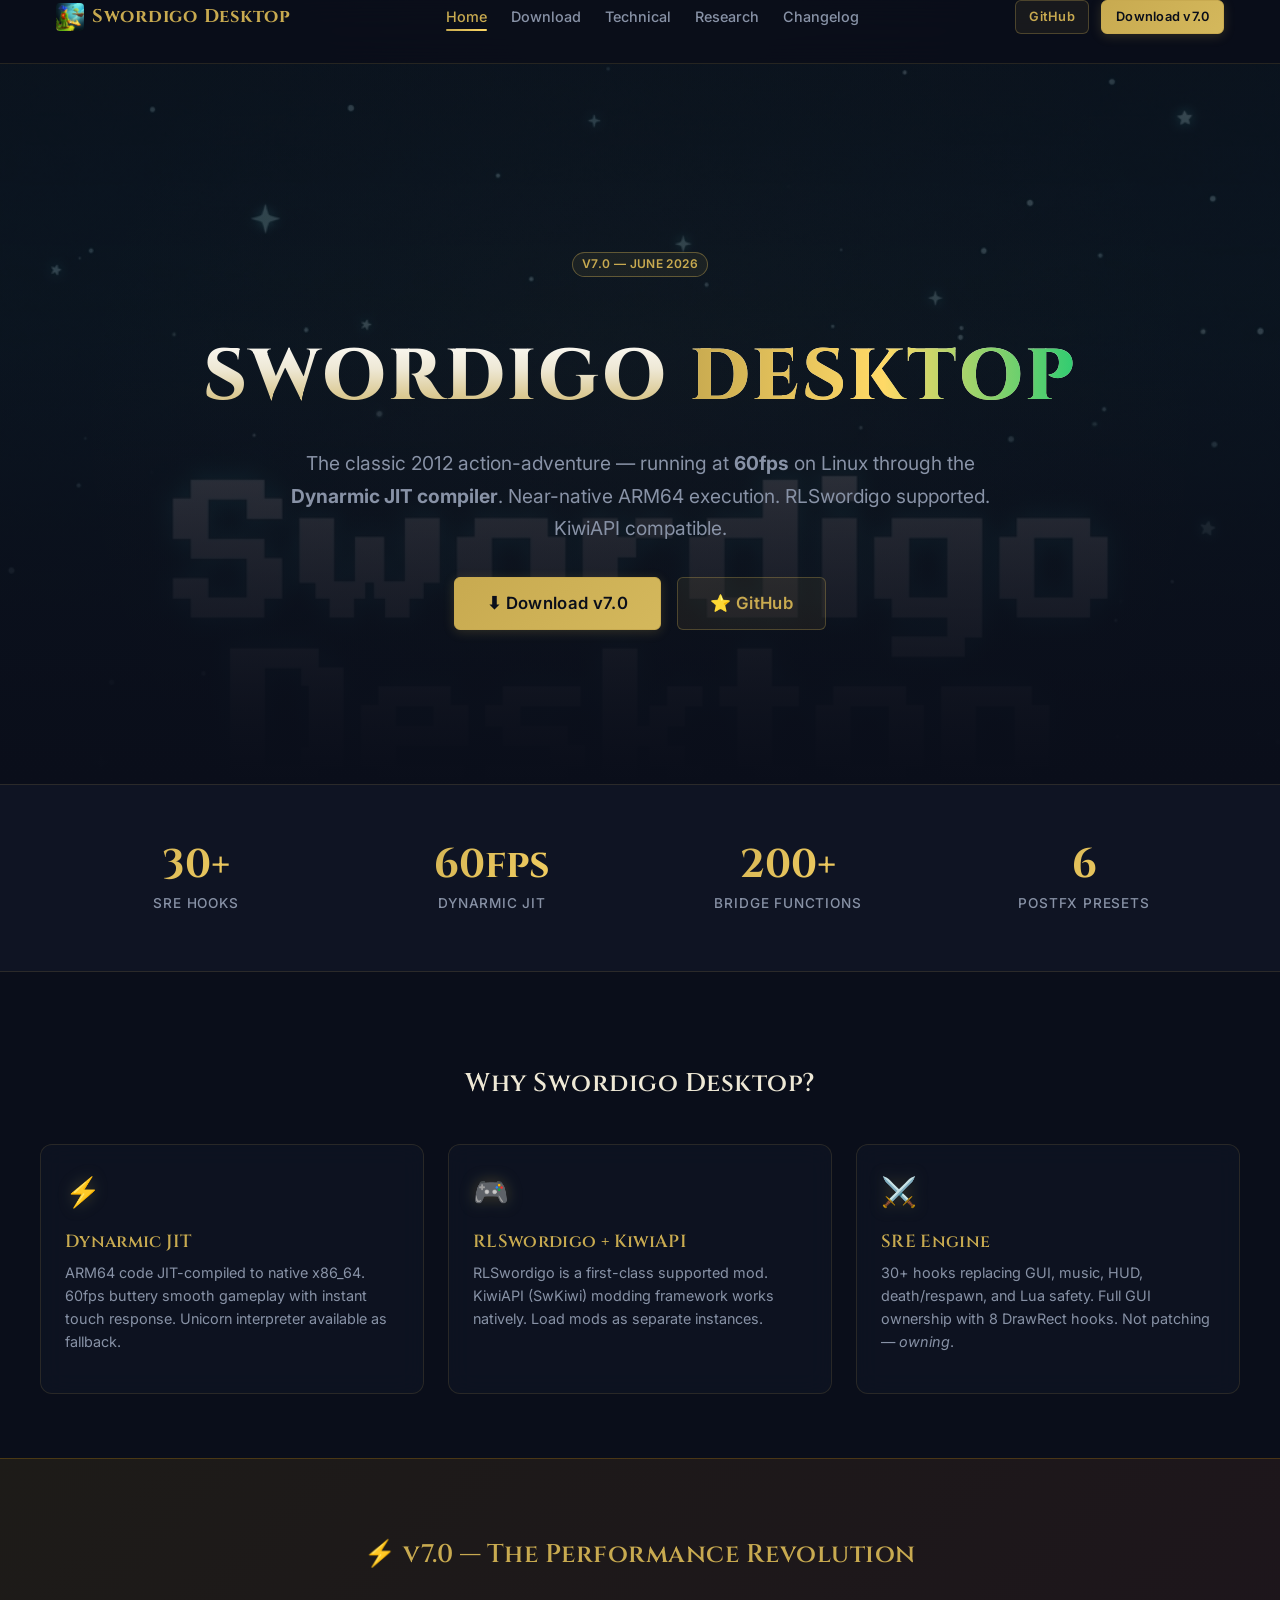
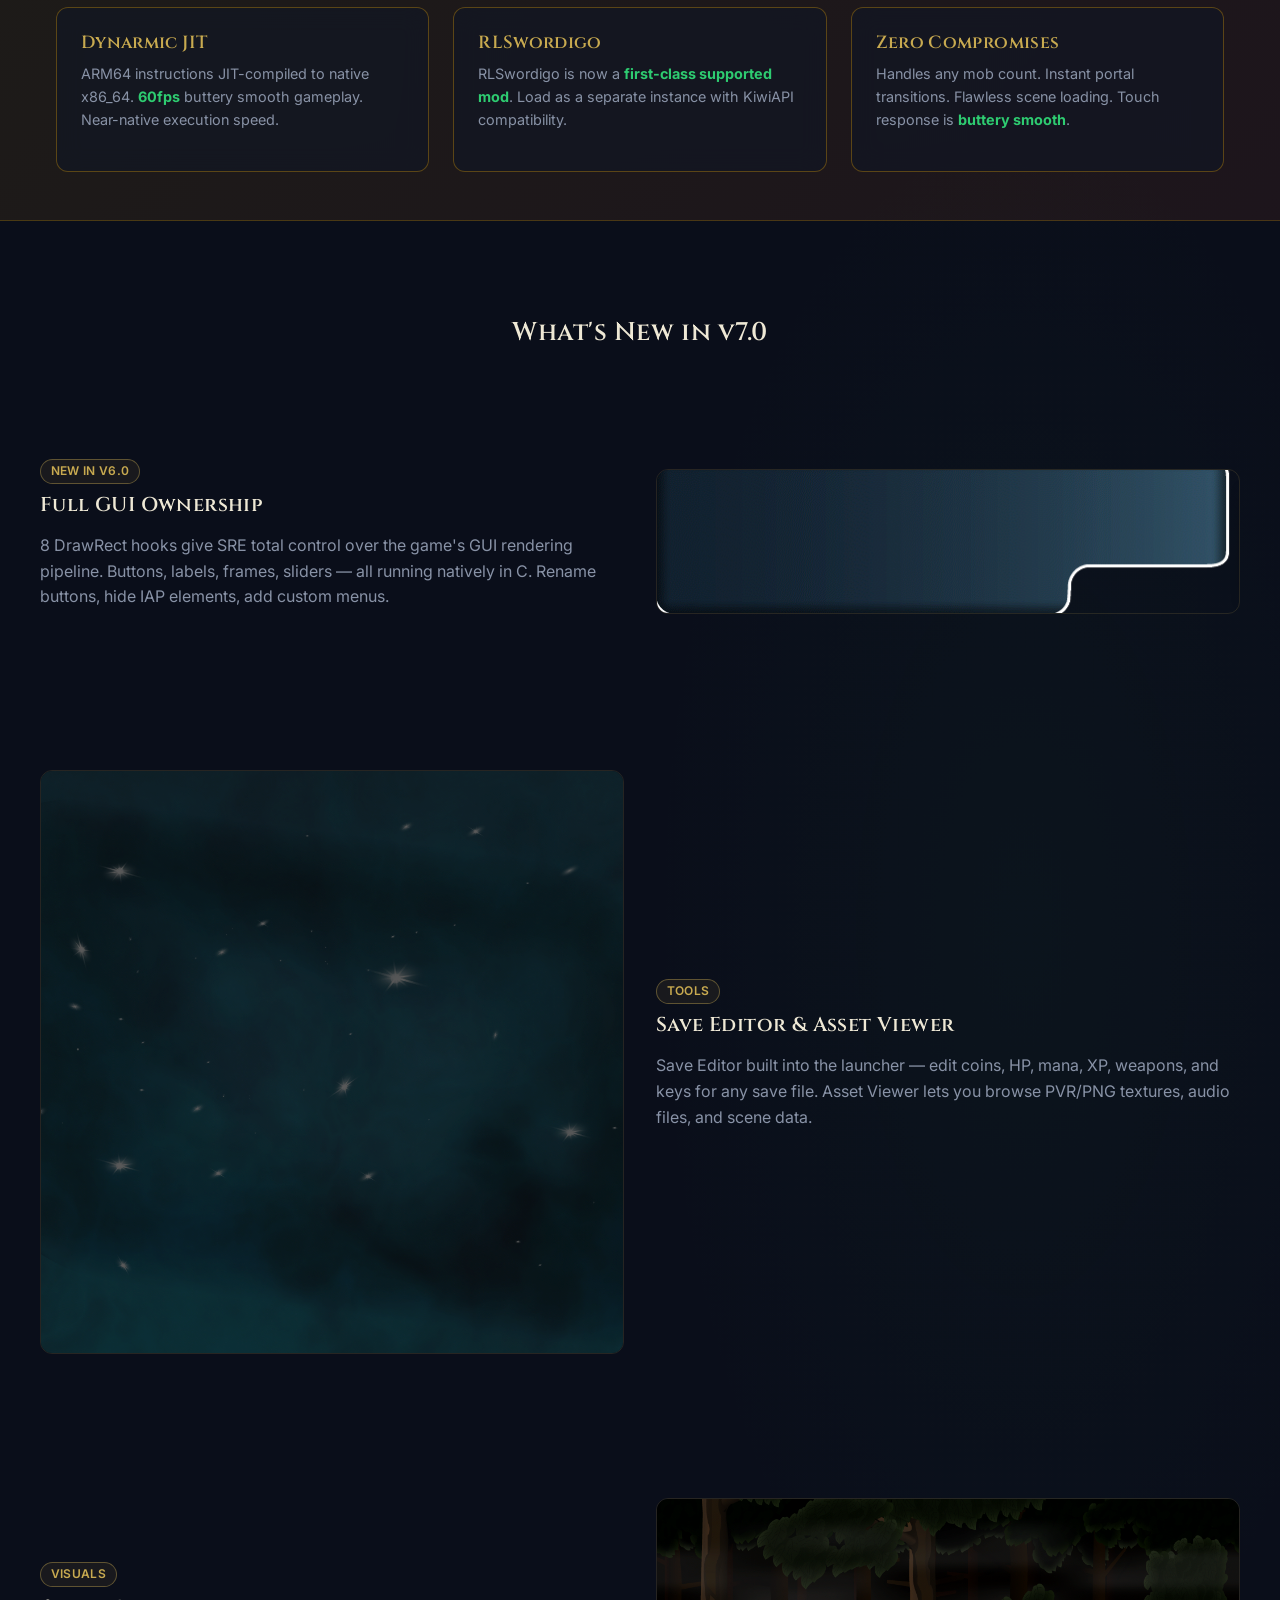
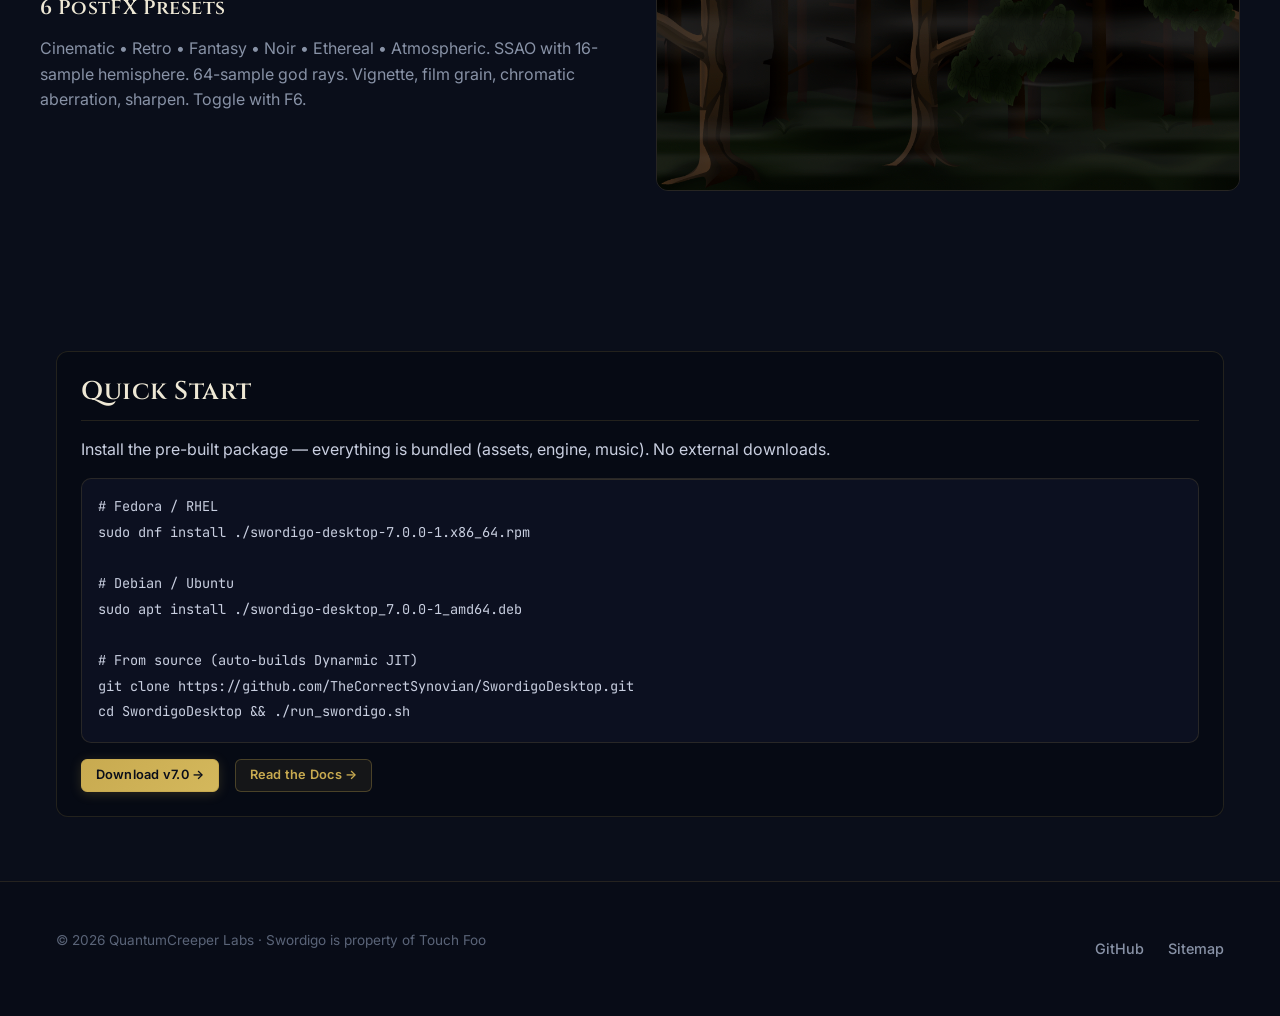
<file: web/index.html>
<!DOCTYPE html>
<html lang="en">
<head>
  <meta charset="UTF-8">
  <meta name="viewport" content="width=device-width, initial-scale=1.0">
  <title>Swordigo Desktop — Native Linux Port | SRT v7.0</title>
  <meta name="description" content="Swordigo Desktop v7.0 — a native Linux port running at 60fps through the Dynarmic JIT compiler. RLSwordigo support, KiwiAPI compatible, 30+ engine hooks.">
  <meta name="keywords" content="swordigo, desktop, linux, port, game, rpg, adventure, SRT, SRE, ARM emulation">
  <link rel="stylesheet" href="style.css">
  <link rel="icon" href="assets/icon_x11.png">
</head>
<body>

<canvas id="stars-canvas"></canvas>

<nav class="navbar">
  <div class="container">
    <div class="navbar__inner">
      <a href="index.html" class="navbar__logo">
        <img src="assets/icon_x11.png" alt="Swordigo" width="28" height="28" style="border-radius:4px;">
        Swordigo Desktop
      </a>
      <ul class="navbar__nav">
        <li><a href="index.html" class="active">Home</a></li>
        <li><a href="download.html">Download</a></li>
        <li><a href="technical.html">Technical</a></li>
        <li><a href="research.html">Research</a></li>
        <li><a href="changelog.html">Changelog</a></li>
      </ul>
      <div class="navbar__cta">
        <a href="https://github.com/TheCorrectSynovian/SwordigoDesktop" class="btn btn--secondary btn--sm">GitHub</a>
        <a href="download.html" class="btn btn--primary btn--sm">Download v7.0</a>
      </div>
    </div>
  </div>
</nav>

<main>
  <!-- Hero with game background -->
  <section class="hero hero--bg" style="background-image: linear-gradient(to bottom, rgba(10,14,26,0.4) 0%, rgba(10,14,26,0.85) 70%, rgba(10,14,26,1) 100%), url('assets/hero_bg0.png'); background-size: cover; background-position: center top; min-height: 80vh; display: flex; align-items: center;">
    <div class="container" style="text-align: center;">
      <span class="badge" style="margin-bottom: 1.5rem; display: inline-block;">v7.0 — June 2026</span>
      <h1 class="hero__title" style="font-size: clamp(2.5rem, 6vw, 4.5rem);">Swordigo <span class="grad">Desktop</span></h1>
      <p class="hero__subtitle">
        The classic 2012 action-adventure — running at <strong>60fps</strong> on Linux through the
        <strong>Dynarmic JIT compiler</strong>. Near-native ARM64 execution.
        RLSwordigo supported. KiwiAPI compatible.
      </p>
      <div style="display: flex; gap: 1rem; justify-content: center; flex-wrap: wrap;">
        <a href="download.html" class="btn btn--primary" style="font-size: 1.05rem; padding: 0.75rem 2rem;">⬇ Download v7.0</a>
        <a href="https://github.com/TheCorrectSynovian/SwordigoDesktop" class="btn btn--secondary" style="font-size: 1.05rem; padding: 0.75rem 2rem;">⭐ GitHub</a>
      </div>
    </div>
  </section>

  <!-- Stats bar -->
  <section style="background: var(--bg-surface); border-top: 1px solid var(--border); border-bottom: 1px solid var(--border); padding: 2rem 0;">
    <div class="container">
      <div class="grid grid--4" style="display: grid; grid-template-columns: repeat(4, 1fr); text-align: center; gap: 1rem;">
        <div class="stat reveal">
          <div class="stat__number">30+</div>
          <div class="stat__label">SRE Hooks</div>
        </div>
        <div class="stat reveal">
          <div class="stat__number">60fps</div>
          <div class="stat__label">Dynarmic JIT</div>
        </div>
        <div class="stat reveal">
          <div class="stat__number">200+</div>
          <div class="stat__label">Bridge Functions</div>
        </div>
        <div class="stat reveal">
          <div class="stat__number">6</div>
          <div class="stat__label">PostFX Presets</div>
        </div>
      </div>
    </div>
  </section>

  <!-- Feature Cards -->
  <section class="container" style="padding: 4rem 0;">
    <h2 style="text-align: center; border: none; margin-bottom: 2rem;">Why Swordigo Desktop?</h2>
    <div class="grid grid--3">
      <div class="card reveal">
        <div class="card__icon">⚡</div>
        <h3 class="card__title">Dynarmic JIT</h3>
        <p class="card__desc">ARM64 code JIT-compiled to native x86_64. 60fps buttery smooth gameplay with instant touch response. Unicorn interpreter available as fallback.</p>
      </div>
      <div class="card reveal">
        <div class="card__icon">🎮</div>
        <h3 class="card__title">RLSwordigo + KiwiAPI</h3>
        <p class="card__desc">RLSwordigo is a first-class supported mod. KiwiAPI (SwKiwi) modding framework works natively. Load mods as separate instances.</p>
      </div>
      <div class="card reveal">
        <div class="card__icon">⚔️</div>
        <h3 class="card__title">SRE Engine</h3>
        <p class="card__desc">30+ hooks replacing GUI, music, HUD, death/respawn, and Lua safety. Full GUI ownership with 8 DrawRect hooks. Not patching — <em>owning</em>.</p>
      </div>
    </div>
  </section>

  <!-- v7.0 Performance Revolution banner -->
  <section style="background: linear-gradient(135deg, rgba(255,180,0,0.08) 0%, rgba(255,100,50,0.08) 100%); border-top: 1px solid rgba(255,180,0,0.2); border-bottom: 1px solid rgba(255,180,0,0.2); padding: 3rem 0;">
    <div class="container">
      <h2 style="text-align: center; border: none; color: var(--accent);">⚡ v7.0 — The Performance Revolution</h2>
      <div class="grid grid--3" style="margin-top: 1.5rem;">
        <div class="card reveal" style="border-color: rgba(255,180,0,0.3);">
          <h3 class="card__title" style="color: var(--accent);">Dynarmic JIT</h3>
          <p class="card__desc">ARM64 instructions JIT-compiled to native x86_64. <strong style="color: #2ecc71;">60fps</strong> buttery smooth gameplay. Near-native execution speed.</p>
        </div>
        <div class="card reveal" style="border-color: rgba(255,180,0,0.3);">
          <h3 class="card__title" style="color: var(--accent);">RLSwordigo</h3>
          <p class="card__desc">RLSwordigo is now a <strong style="color: #2ecc71;">first-class supported mod</strong>. Load as a separate instance with KiwiAPI compatibility.</p>
        </div>
        <div class="card reveal" style="border-color: rgba(255,180,0,0.3);">
          <h3 class="card__title" style="color: var(--accent);">Zero Compromises</h3>
          <p class="card__desc">Handles any mob count. Instant portal transitions. Flawless scene loading. Touch response is <strong style="color: #2ecc71;">buttery smooth</strong>.</p>
        </div>
      </div>
    </div>
  </section>

  <!-- What's New - Feature rows with images -->
  <section class="container" style="padding: 4rem 0;">
    <h2 style="text-align: center; border: none; margin-bottom: 3rem;">What's New in v7.0</h2>

    <!-- Feature 1: GUI Stack -->
    <div class="feature-row reveal" style="display: grid; grid-template-columns: 1fr 1fr; gap: 2rem; align-items: center; margin-bottom: 3rem;">
      <div>
        <span class="badge">New in v6.0</span>
        <h3 style="margin-top: 0.5rem;">Full GUI Ownership</h3>
        <p style="color: var(--fg-muted);">8 DrawRect hooks give SRE total control over the game's GUI rendering pipeline. Buttons, labels, frames, sliders — all running natively in C. Rename buttons, hide IAP elements, add custom menus.</p>
      </div>
      <div style="border-radius: 12px; overflow: hidden; border: 1px solid var(--border);">
        <img src="assets/ui_panel_flipped.png" alt="GUI Panel" style="width: 100%; display: block;">
      </div>
    </div>

    <!-- Feature 2: Save Editor & Asset Viewer -->
    <div class="feature-row reveal" style="display: grid; grid-template-columns: 1fr 1fr; gap: 2rem; align-items: center; margin-bottom: 3rem;">
      <div style="border-radius: 12px; overflow: hidden; border: 1px solid var(--border);">
        <img src="assets/launcher_bg_flipped.png" alt="Launcher" style="width: 100%; display: block;">
      </div>
      <div>
        <span class="badge">Tools</span>
        <h3 style="margin-top: 0.5rem;">Save Editor & Asset Viewer</h3>
        <p style="color: var(--fg-muted);">Save Editor built into the launcher — edit coins, HP, mana, XP, weapons, and keys for any save file. Asset Viewer lets you browse PVR/PNG textures, audio files, and scene data.</p>
      </div>
    </div>

    <!-- Feature 3: PostFX -->
    <div class="feature-row reveal" style="display: grid; grid-template-columns: 1fr 1fr; gap: 2rem; align-items: center; margin-bottom: 3rem;">
      <div>
        <span class="badge">Visuals</span>
        <h3 style="margin-top: 0.5rem;">6 PostFX Presets</h3>
        <p style="color: var(--fg-muted);">Cinematic • Retro • Fantasy • Noir • Ethereal • Atmospheric. SSAO with 16-sample hemisphere. 64-sample god rays. Vignette, film grain, chromatic aberration, sharpen. Toggle with F6.</p>
      </div>
      <div style="border-radius: 12px; overflow: hidden; border: 1px solid var(--border);">
        <img src="assets/forest_bg_flipped.png" alt="Forest scene" style="width: 100%; display: block;">
      </div>
    </div>
  </section>

  <!-- Quick Start -->
  <section class="container" style="padding-bottom: 4rem;">
    <div class="card reveal" style="background: var(--bg-subtle);">
      <h2 class="mt-0">Quick Start</h2>
      <p>Install the pre-built package — everything is bundled (assets, engine, music). No external downloads.</p>
      <pre><code># Fedora / RHEL
sudo dnf install ./swordigo-desktop-7.0.0-1.x86_64.rpm

# Debian / Ubuntu
sudo apt install ./swordigo-desktop_7.0.0-1_amd64.deb

# From source (auto-builds Dynarmic JIT)
git clone https://github.com/TheCorrectSynovian/SwordigoDesktop.git
cd SwordigoDesktop && ./run_swordigo.sh</code></pre>
      <div style="display: flex; gap: 1rem; margin-top: 1rem; flex-wrap: wrap;">
        <a href="download.html" class="btn btn--primary btn--sm">Download v7.0 →</a>
        <a href="technical.html" class="btn btn--secondary btn--sm">Read the Docs →</a>
      </div>
    </div>
  </section>
</main>

<footer class="footer">
  <div class="container">
    <div class="footer__inner">
      <p>&copy; 2026 QuantumCreeper Labs · Swordigo is property of Touch Foo</p>
      <ul class="navbar__nav">
        <li><a href="https://github.com/TheCorrectSynovian/SwordigoDesktop">GitHub</a></li>
        <li><a href="sitemap.xml">Sitemap</a></li>
      </ul>
    </div>
  </div>
</footer>

<script src="main.js"></script>
</body>
</html>
</file>
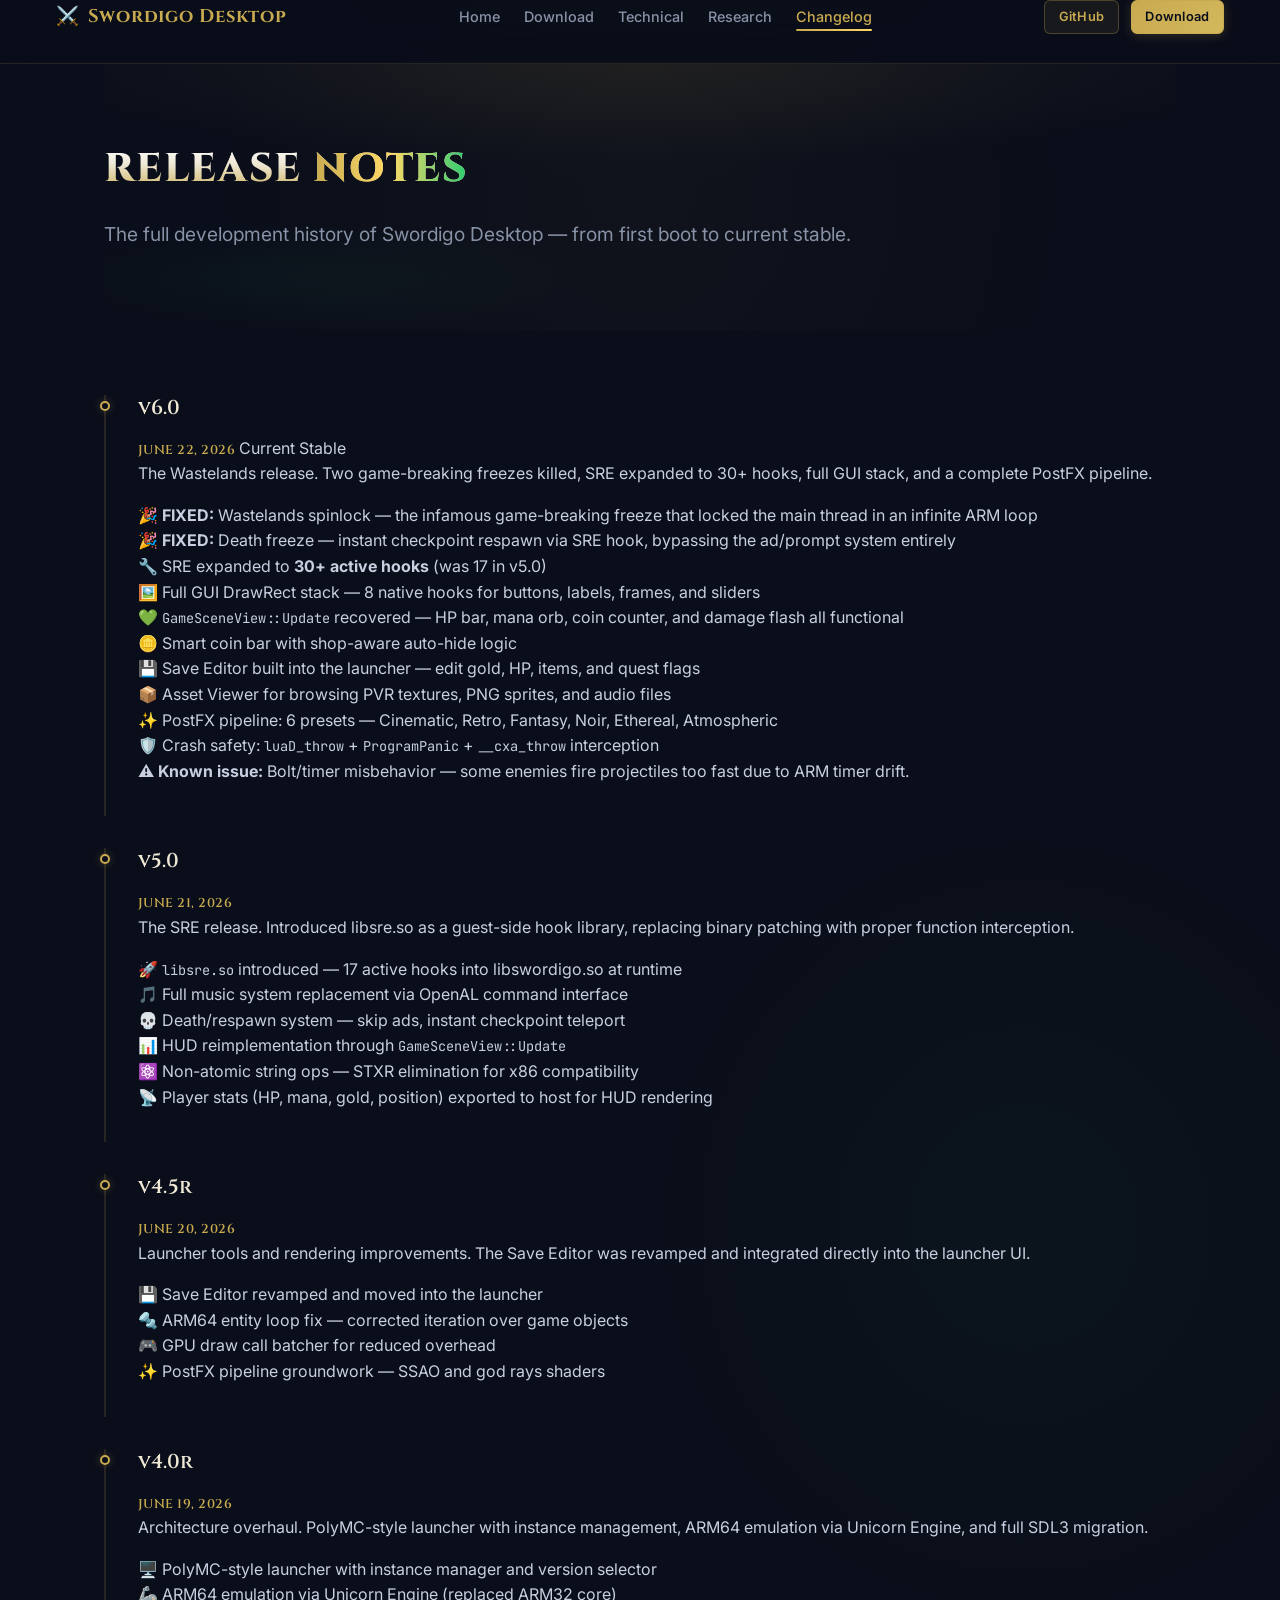
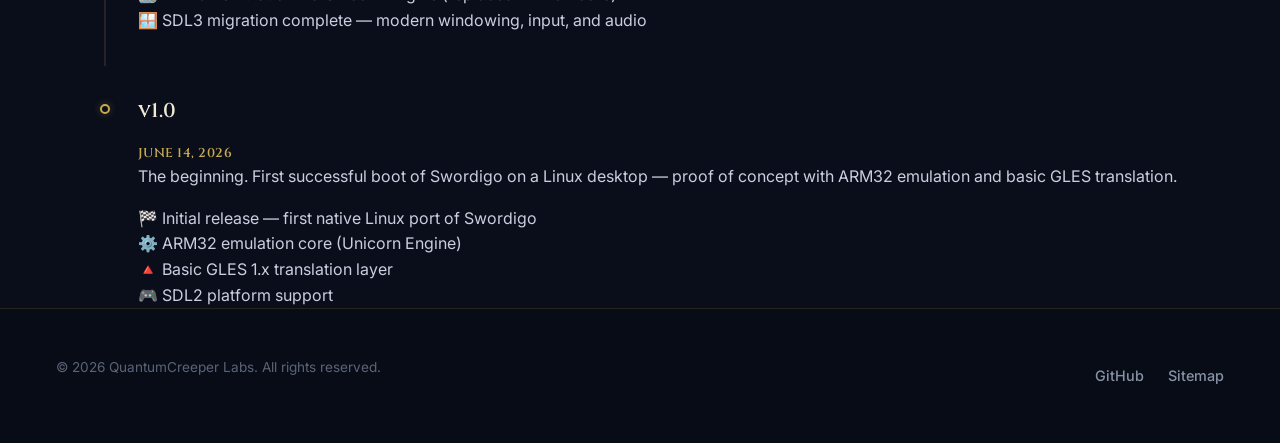
<file: web/changelog.html>
<!DOCTYPE html>
<html lang="en">
<head>
  <meta charset="UTF-8">
  <meta name="viewport" content="width=device-width, initial-scale=1.0">
  <title>Changelog — Swordigo Desktop</title>
  <link rel="stylesheet" href="style.css">
  <link rel="icon" href="data:image/svg+xml,<svg xmlns='http://www.w3.org/2000/svg' viewBox='0 0 100 100'><text y='.9em' font-size='90'>📜</text></svg>">
</head>
<body>

<canvas id="stars-canvas"></canvas>

<nav class="navbar">
  <div class="container">
    <div class="navbar__inner">
      <a href="index.html" class="navbar__logo">
        <span>⚔️</span> Swordigo Desktop
      </a>
      <ul class="navbar__nav">
        <li><a href="index.html">Home</a></li>
        <li><a href="download.html">Download</a></li>
        <li><a href="technical.html">Technical</a></li>
        <li><a href="research.html">Research</a></li>
        <li><a href="changelog.html" class="active">Changelog</a></li>
      </ul>
      <div class="navbar__cta">
        <a href="https://github.com/TheCorrectSynovian/SwordigoDesktop" class="btn btn--secondary btn--sm">GitHub</a>
        <a href="download.html" class="btn btn--primary btn--sm">Download</a>
      </div>
    </div>
  </div>
</nav>

<main class="container">
  <section class="hero" style="padding: var(--space-12) 0; text-align: left;">
    <h1 class="hero__title" style="font-size: 2.5rem;">Release <span class="grad">Notes</span></h1>
    <p class="hero__subtitle" style="margin-left: 0; max-width: 800px;">
      The full development history of Swordigo Desktop — from first boot to current stable.
    </p>
  </section>

  <div class="doc-layout" style="grid-template-columns: 1fr;">
    <div class="doc-layout__content">
      <div class="timeline">

        <!-- v6.0 -->
        <div class="timeline-item timeline-item--current reveal">
          <div class="timeline-item__header">
            <h3 class="timeline-item__version">v6.0</h3>
            <span class="timeline-item__date">June 22, 2026</span>
            <span class="timeline-item__badge">Current Stable</span>
          </div>
          <p class="timeline-item__desc">
            The Wastelands release. Two game-breaking freezes killed, SRE expanded to 30+ hooks, full GUI stack, and a complete PostFX pipeline.
          </p>
          <div class="timeline-item__changes">
            <div class="timeline-item__change timeline-item__change--highlight">
              <span class="emoji">🎉</span>
              <span><strong>FIXED:</strong> Wastelands spinlock — the infamous game-breaking freeze that locked the main thread in an infinite ARM loop</span>
            </div>
            <div class="timeline-item__change timeline-item__change--highlight">
              <span class="emoji">🎉</span>
              <span><strong>FIXED:</strong> Death freeze — instant checkpoint respawn via SRE hook, bypassing the ad/prompt system entirely</span>
            </div>
            <div class="timeline-item__change">
              <span class="emoji">🔧</span>
              <span>SRE expanded to <strong>30+ active hooks</strong> (was 17 in v5.0)</span>
            </div>
            <div class="timeline-item__change">
              <span class="emoji">🖼️</span>
              <span>Full GUI DrawRect stack — 8 native hooks for buttons, labels, frames, and sliders</span>
            </div>
            <div class="timeline-item__change">
              <span class="emoji">💚</span>
              <span><code>GameSceneView::Update</code> recovered — HP bar, mana orb, coin counter, and damage flash all functional</span>
            </div>
            <div class="timeline-item__change">
              <span class="emoji">🪙</span>
              <span>Smart coin bar with shop-aware auto-hide logic</span>
            </div>
            <div class="timeline-item__change">
              <span class="emoji">💾</span>
              <span>Save Editor built into the launcher — edit gold, HP, items, and quest flags</span>
            </div>
            <div class="timeline-item__change">
              <span class="emoji">📦</span>
              <span>Asset Viewer for browsing PVR textures, PNG sprites, and audio files</span>
            </div>
            <div class="timeline-item__change">
              <span class="emoji">✨</span>
              <span>PostFX pipeline: 6 presets — Cinematic, Retro, Fantasy, Noir, Ethereal, Atmospheric</span>
            </div>
            <div class="timeline-item__change">
              <span class="emoji">🛡️</span>
              <span>Crash safety: <code>luaD_throw</code> + <code>ProgramPanic</code> + <code>__cxa_throw</code> interception</span>
            </div>
          </div>
          <div class="timeline-item__callout">
            <strong>⚠ Known issue:</strong> Bolt/timer misbehavior — some enemies fire projectiles too fast due to ARM timer drift.
          </div>
        </div>

        <!-- v5.0 -->
        <div class="timeline-item reveal">
          <div class="timeline-item__header">
            <h3 class="timeline-item__version">v5.0</h3>
            <span class="timeline-item__date">June 21, 2026</span>
          </div>
          <p class="timeline-item__desc">
            The SRE release. Introduced libsre.so as a guest-side hook library, replacing binary patching with proper function interception.
          </p>
          <div class="timeline-item__changes">
            <div class="timeline-item__change">
              <span class="emoji">🚀</span>
              <span><code>libsre.so</code> introduced — 17 active hooks into libswordigo.so at runtime</span>
            </div>
            <div class="timeline-item__change">
              <span class="emoji">🎵</span>
              <span>Full music system replacement via OpenAL command interface</span>
            </div>
            <div class="timeline-item__change">
              <span class="emoji">💀</span>
              <span>Death/respawn system — skip ads, instant checkpoint teleport</span>
            </div>
            <div class="timeline-item__change">
              <span class="emoji">📊</span>
              <span>HUD reimplementation through <code>GameSceneView::Update</code></span>
            </div>
            <div class="timeline-item__change">
              <span class="emoji">⚛️</span>
              <span>Non-atomic string ops — STXR elimination for x86 compatibility</span>
            </div>
            <div class="timeline-item__change">
              <span class="emoji">📡</span>
              <span>Player stats (HP, mana, gold, position) exported to host for HUD rendering</span>
            </div>
          </div>
        </div>

        <!-- v4.5r -->
        <div class="timeline-item reveal">
          <div class="timeline-item__header">
            <h3 class="timeline-item__version">v4.5r</h3>
            <span class="timeline-item__date">June 20, 2026</span>
          </div>
          <p class="timeline-item__desc">
            Launcher tools and rendering improvements. The Save Editor was revamped and integrated directly into the launcher UI.
          </p>
          <div class="timeline-item__changes">
            <div class="timeline-item__change">
              <span class="emoji">💾</span>
              <span>Save Editor revamped and moved into the launcher</span>
            </div>
            <div class="timeline-item__change">
              <span class="emoji">🔩</span>
              <span>ARM64 entity loop fix — corrected iteration over game objects</span>
            </div>
            <div class="timeline-item__change">
              <span class="emoji">🎮</span>
              <span>GPU draw call batcher for reduced overhead</span>
            </div>
            <div class="timeline-item__change">
              <span class="emoji">✨</span>
              <span>PostFX pipeline groundwork — SSAO and god rays shaders</span>
            </div>
          </div>
        </div>

        <!-- v4.0r -->
        <div class="timeline-item reveal">
          <div class="timeline-item__header">
            <h3 class="timeline-item__version">v4.0r</h3>
            <span class="timeline-item__date">June 19, 2026</span>
          </div>
          <p class="timeline-item__desc">
            Architecture overhaul. PolyMC-style launcher with instance management, ARM64 emulation via Unicorn Engine, and full SDL3 migration.
          </p>
          <div class="timeline-item__changes">
            <div class="timeline-item__change">
              <span class="emoji">🖥️</span>
              <span>PolyMC-style launcher with instance manager and version selector</span>
            </div>
            <div class="timeline-item__change">
              <span class="emoji">🦾</span>
              <span>ARM64 emulation via Unicorn Engine (replaced ARM32 core)</span>
            </div>
            <div class="timeline-item__change">
              <span class="emoji">🪟</span>
              <span>SDL3 migration complete — modern windowing, input, and audio</span>
            </div>
          </div>
        </div>

        <!-- v1.0 -->
        <div class="timeline-item reveal">
          <div class="timeline-item__header">
            <h3 class="timeline-item__version">v1.0</h3>
            <span class="timeline-item__date">June 14, 2026</span>
          </div>
          <p class="timeline-item__desc">
            The beginning. First successful boot of Swordigo on a Linux desktop — proof of concept with ARM32 emulation and basic GLES translation.
          </p>
          <div class="timeline-item__changes">
            <div class="timeline-item__change">
              <span class="emoji">🏁</span>
              <span>Initial release — first native Linux port of Swordigo</span>
            </div>
            <div class="timeline-item__change">
              <span class="emoji">⚙️</span>
              <span>ARM32 emulation core (Unicorn Engine)</span>
            </div>
            <div class="timeline-item__change">
              <span class="emoji">🔺</span>
              <span>Basic GLES 1.x translation layer</span>
            </div>
            <div class="timeline-item__change">
              <span class="emoji">🎮</span>
              <span>SDL2 platform support</span>
            </div>
          </div>
        </div>

      </div>
    </div>
  </div>
</main>

<footer class="footer">
  <div class="container">
    <div class="footer__inner">
      <p>&copy; 2026 QuantumCreeper Labs. All rights reserved.</p>
      <ul class="navbar__nav">
        <li><a href="https://github.com/TheCorrectSynovian/SwordigoDesktop">GitHub</a></li>
        <li><a href="sitemap.xml">Sitemap</a></li>
      </ul>
    </div>
  </div>
</footer>

<script src="main.js"></script>
</body>
</html>
</file>
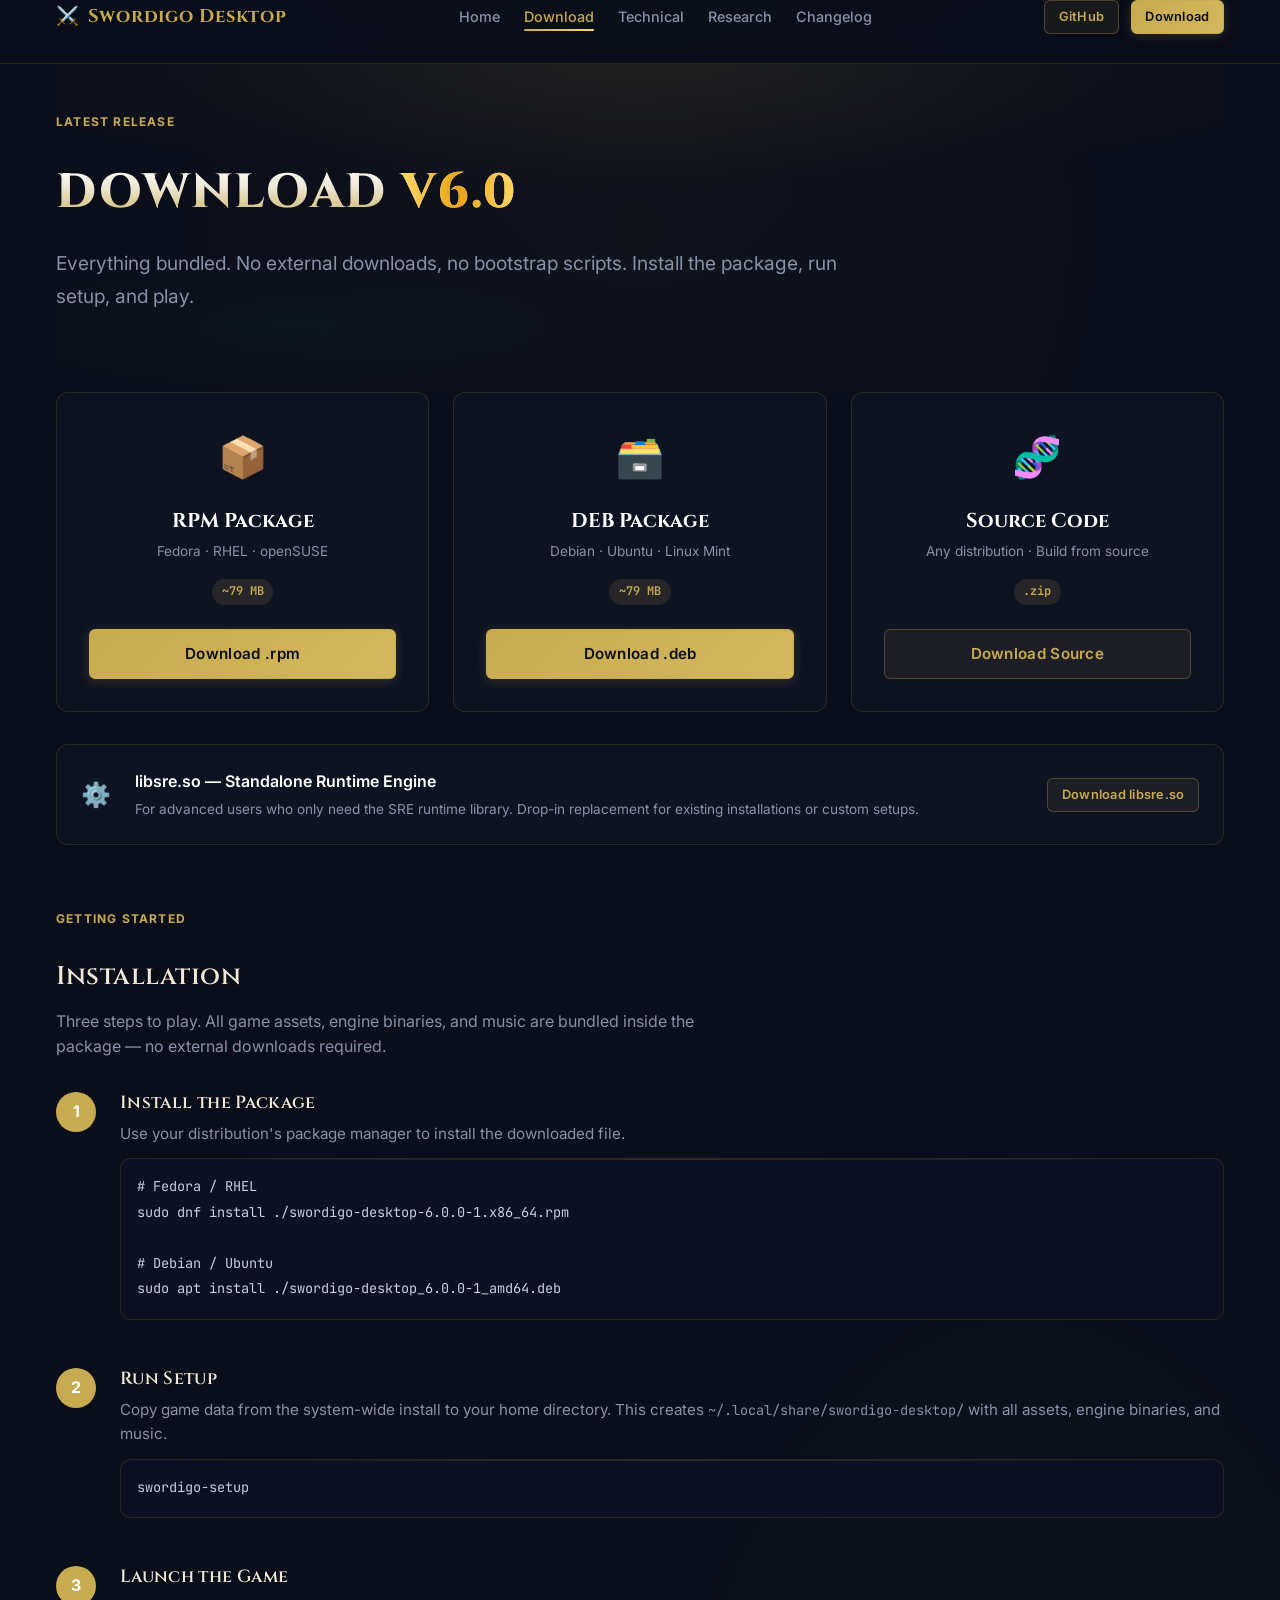
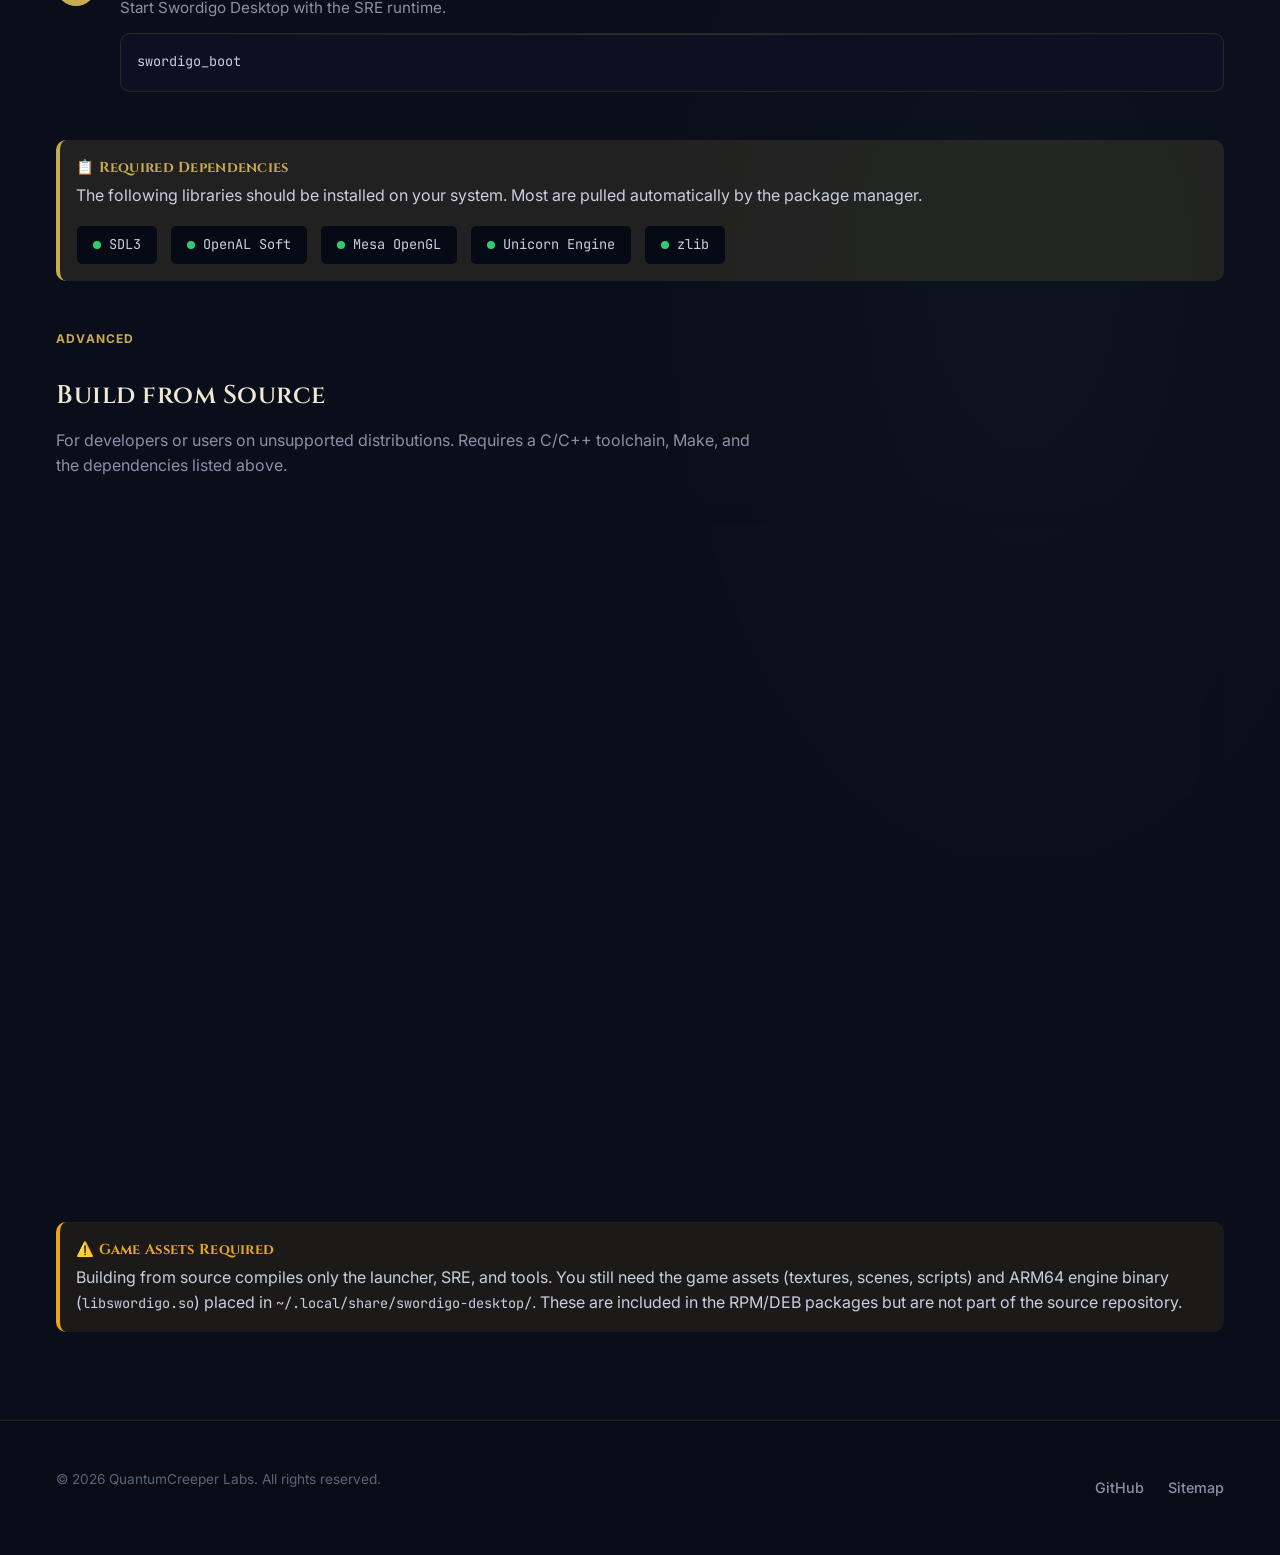
<file: web/download.html>
<!DOCTYPE html>
<html lang="en">
<head>
  <meta charset="UTF-8">
  <meta name="viewport" content="width=device-width, initial-scale=1.0">
  <title>Download v6.0 — Swordigo Desktop</title>
  <meta name="description" content="Download Swordigo Desktop v6.0 for Linux — RPM, DEB, or build from source. Everything is bundled, no external downloads required.">
  <link rel="stylesheet" href="style.css">
  <link rel="icon" href="data:image/svg+xml,<svg xmlns='http://www.w3.org/2000/svg' viewBox='0 0 100 100'><text y='.9em' font-size='90'>⬇️</text></svg>">
  <style>
    /* Download page-specific styles */
    .download-card {
      background: var(--bg-surface);
      border: 1px solid var(--border);
      border-radius: 12px;
      padding: var(--space-8);
      text-align: center;
      transition: var(--transition);
      display: flex;
      flex-direction: column;
      align-items: center;
    }
    .download-card:hover {
      border-color: var(--accent);
      transform: translateY(-4px);
      box-shadow: 0 12px 40px rgba(47, 129, 247, 0.1);
    }
    .download-card__icon {
      font-size: 2.5rem;
      margin-bottom: var(--space-4);
    }
    .download-card__title {
      font-size: 1.25rem;
      margin: 0 0 var(--space-1) 0;
      color: #fff;
      font-weight: 700;
    }
    .download-card__distro {
      font-size: 0.85rem;
      color: var(--fg-muted);
      margin-bottom: var(--space-4);
    }
    .download-card__size {
      display: inline-block;
      background: var(--accent-muted);
      color: var(--accent);
      font-size: 0.75rem;
      font-weight: 600;
      padding: 0.2rem 0.6rem;
      border-radius: 999px;
      margin-bottom: var(--space-6);
      font-family: var(--font-mono);
    }
    .download-card .btn {
      width: 100%;
      justify-content: center;
      padding: var(--space-3) var(--space-4);
      font-size: 0.95rem;
    }

    .bonus-download {
      background: var(--bg-surface);
      border: 1px solid var(--border);
      border-radius: 12px;
      padding: var(--space-6);
      display: flex;
      align-items: center;
      justify-content: space-between;
      gap: var(--space-6);
      margin-top: var(--space-8);
    }
    .bonus-download:hover {
      border-color: var(--border);
    }
    .bonus-download__info {
      flex: 1;
    }
    .bonus-download__title {
      font-size: 1rem;
      color: #fff;
      font-weight: 600;
      margin: 0 0 var(--space-1) 0;
    }
    .bonus-download__desc {
      font-size: 0.85rem;
      color: var(--fg-muted);
      margin: 0;
    }

    .install-step {
      display: flex;
      gap: var(--space-6);
      margin-bottom: var(--space-8);
    }
    .install-step__number {
      flex-shrink: 0;
      width: 40px;
      height: 40px;
      background: var(--accent);
      border-radius: 50%;
      display: flex;
      align-items: center;
      justify-content: center;
      font-weight: 700;
      font-size: 1rem;
      color: #fff;
    }
    .install-step__content {
      flex: 1;
      min-width: 0;
    }
    .install-step__content h3 {
      margin-top: 0;
      margin-bottom: var(--space-2);
      font-size: 1.1rem;
    }
    .install-step__content p {
      margin-bottom: var(--space-3);
      color: var(--fg-muted);
      font-size: 0.95rem;
    }

    .dep-grid {
      display: flex;
      flex-wrap: wrap;
      gap: var(--space-3);
      margin-top: var(--space-4);
    }
    .dep-chip {
      background: var(--bg-subtle);
      border: 1px solid var(--border);
      border-radius: 6px;
      padding: var(--space-2) var(--space-4);
      font-family: var(--font-mono);
      font-size: 0.85rem;
      color: var(--fg);
      display: inline-flex;
      align-items: center;
      gap: var(--space-2);
    }
    .dep-chip__dot {
      width: 8px;
      height: 8px;
      border-radius: 50%;
      background: var(--success);
      flex-shrink: 0;
    }

    .section-label {
      font-size: 0.75rem;
      font-weight: 700;
      text-transform: uppercase;
      letter-spacing: 0.1em;
      color: var(--accent);
      margin-bottom: var(--space-2);
    }

    @media (max-width: 768px) {
      .bonus-download {
        flex-direction: column;
        text-align: center;
      }
      .install-step {
        flex-direction: column;
        gap: var(--space-3);
      }
      .install-step__number {
        margin: 0;
      }
    }
  </style>
</head>
<body>

<canvas id="stars-canvas"></canvas>

<nav class="navbar">
  <div class="container">
    <div class="navbar__inner">
      <a href="index.html" class="navbar__logo">
        <span>⚔️</span> Swordigo Desktop
      </a>
      <ul class="navbar__nav">
        <li><a href="index.html">Home</a></li>
        <li><a href="download.html" class="active">Download</a></li>
        <li><a href="technical.html">Technical</a></li>
        <li><a href="research.html">Research</a></li>
        <li><a href="changelog.html">Changelog</a></li>
      </ul>
      <div class="navbar__cta">
        <a href="https://github.com/TheCorrectSynovian/SwordigoDesktop" class="btn btn--secondary btn--sm">GitHub</a>
        <a href="download.html" class="btn btn--primary btn--sm">Download</a>
      </div>
    </div>
  </div>
</nav>

<main class="container">

  <!-- Hero -->
  <section class="hero" style="padding: var(--space-12) 0; text-align: left;">
    <p class="section-label">Latest Release</p>
    <h1 class="hero__title" style="font-size: 3rem;">Download <span class="grad" style="background: linear-gradient(90deg, #ffd966, #e8a317, #ffd966); -webkit-background-clip: text; -webkit-text-fill-color: transparent;">v6.0</span></h1>
    <p class="hero__subtitle" style="margin-left: 0; max-width: 800px;">
      Everything bundled. No external downloads, no bootstrap scripts. Install the package, run setup, and play.
    </p>
  </section>

  <!-- Download Cards -->
  <div class="grid grid--3">
    <div class="download-card reveal">
      <div class="download-card__icon">📦</div>
      <div class="download-card__title">RPM Package</div>
      <div class="download-card__distro">Fedora · RHEL · openSUSE</div>
      <div class="download-card__size">~79 MB</div>
      <a href="https://github.com/TheCorrectSynovian/SwordigoDesktop/releases/download/v6/swordigo-desktop-6.0.0-1.x86_64.rpm" class="btn btn--primary">Download .rpm</a>
    </div>
    <div class="download-card reveal">
      <div class="download-card__icon">🗃️</div>
      <div class="download-card__title">DEB Package</div>
      <div class="download-card__distro">Debian · Ubuntu · Linux Mint</div>
      <div class="download-card__size">~79 MB</div>
      <a href="https://github.com/TheCorrectSynovian/SwordigoDesktop/releases/download/v6/swordigo-desktop_6.0.0-1_amd64.deb" class="btn btn--primary">Download .deb</a>
    </div>
    <div class="download-card reveal">
      <div class="download-card__icon">🧬</div>
      <div class="download-card__title">Source Code</div>
      <div class="download-card__distro">Any distribution · Build from source</div>
      <div class="download-card__size">.zip</div>
      <a href="https://github.com/TheCorrectSynovian/SwordigoDesktop/archive/refs/tags/v6.zip" class="btn btn--secondary">Download Source</a>
    </div>
  </div>

  <!-- Bonus: libsre.so standalone -->
  <div class="bonus-download reveal">
    <div style="font-size: 1.5rem;">⚙️</div>
    <div class="bonus-download__info">
      <div class="bonus-download__title">libsre.so — Standalone Runtime Engine</div>
      <p class="bonus-download__desc">For advanced users who only need the SRE runtime library. Drop-in replacement for existing installations or custom setups.</p>
    </div>
    <a href="https://github.com/TheCorrectSynovian/SwordigoDesktop/releases/download/v6/libsre.so" class="btn btn--secondary btn--sm">Download libsre.so</a>
  </div>

  <!-- Installation Instructions -->
  <section style="margin-top: var(--space-16);">
    <p class="section-label">Getting Started</p>
    <h2 style="border-bottom: none; padding-bottom: 0;">Installation</h2>
    <p style="color: var(--fg-muted); max-width: 700px; margin-bottom: var(--space-8);">
      Three steps to play. All game assets, engine binaries, and music are bundled inside the package — no external downloads required.
    </p>

    <div class="install-step reveal">
      <div class="install-step__number">1</div>
      <div class="install-step__content">
        <h3>Install the Package</h3>
        <p>Use your distribution's package manager to install the downloaded file.</p>
        <pre><code># Fedora / RHEL
sudo dnf install ./swordigo-desktop-6.0.0-1.x86_64.rpm

# Debian / Ubuntu
sudo apt install ./swordigo-desktop_6.0.0-1_amd64.deb</code></pre>
      </div>
    </div>

    <div class="install-step reveal">
      <div class="install-step__number">2</div>
      <div class="install-step__content">
        <h3>Run Setup</h3>
        <p>Copy game data from the system-wide install to your home directory. This creates <code>~/.local/share/swordigo-desktop/</code> with all assets, engine binaries, and music.</p>
        <pre><code>swordigo-setup</code></pre>
      </div>
    </div>

    <div class="install-step reveal">
      <div class="install-step__number">3</div>
      <div class="install-step__content">
        <h3>Launch the Game</h3>
        <p>Start Swordigo Desktop with the SRE runtime.</p>
        <pre><code>swordigo_boot</code></pre>
      </div>
    </div>

    <!-- Dependencies Callout -->
    <div class="callout reveal">
      <div class="callout__title">📋 Required Dependencies</div>
      <p class="mb-0">The following libraries should be installed on your system. Most are pulled automatically by the package manager.</p>
      <div class="dep-grid">
        <span class="dep-chip"><span class="dep-chip__dot"></span>SDL3</span>
        <span class="dep-chip"><span class="dep-chip__dot"></span>OpenAL Soft</span>
        <span class="dep-chip"><span class="dep-chip__dot"></span>Mesa OpenGL</span>
        <span class="dep-chip"><span class="dep-chip__dot"></span>Unicorn Engine</span>
        <span class="dep-chip"><span class="dep-chip__dot"></span>zlib</span>
      </div>
    </div>
  </section>

  <!-- Build from Source -->
  <section style="margin-top: var(--space-12); padding-bottom: var(--space-16);">
    <p class="section-label">Advanced</p>
    <h2 style="border-bottom: none; padding-bottom: 0;">Build from Source</h2>
    <p style="color: var(--fg-muted); max-width: 700px; margin-bottom: var(--space-6);">
      For developers or users on unsupported distributions. Requires a C/C++ toolchain, Make, and the dependencies listed above.
    </p>

    <div class="card reveal" style="background: var(--bg-subtle);">
      <pre style="margin-bottom: var(--space-4);"><code># Clone the repository
git clone https://github.com/TheCorrectSynovian/SwordigoDesktop.git
cd SwordigoDesktop</code></pre>

      <pre style="margin-bottom: var(--space-4);"><code># Install build dependencies (Fedora)
sudo dnf install SDL3-devel openal-soft-devel mesa-libGL-devel unicorn-devel zlib-devel

# Install build dependencies (Debian/Ubuntu)
sudo apt install libsdl3-dev libopenal-dev libgl-dev libunicorn-dev zlib1g-dev</code></pre>

      <pre style="margin-bottom: var(--space-4);"><code># Build the project
make

# Build the SRE runtime engine
make libsre</code></pre>

      <pre style="margin-bottom: 0;"><code># Install to your system (optional)
sudo make install

# Or run directly from the build directory
./swordigo_boot</code></pre>
    </div>

    <div class="callout callout--warning reveal" style="margin-top: var(--space-6);">
      <div class="callout__title">⚠️ Game Assets Required</div>
      <p class="mb-0">Building from source compiles only the launcher, SRE, and tools. You still need the game assets (textures, scenes, scripts) and ARM64 engine binary (<code>libswordigo.so</code>) placed in <code>~/.local/share/swordigo-desktop/</code>. These are included in the RPM/DEB packages but are not part of the source repository.</p>
    </div>
  </section>

</main>

<footer class="footer">
  <div class="container">
    <div class="footer__inner">
      <p>&copy; 2026 QuantumCreeper Labs. All rights reserved.</p>
      <ul class="navbar__nav">
        <li><a href="https://github.com/TheCorrectSynovian/SwordigoDesktop">GitHub</a></li>
        <li><a href="sitemap.xml">Sitemap</a></li>
      </ul>
    </div>
  </div>
</footer>

<script src="main.js"></script>
</body>
</html>
</file>
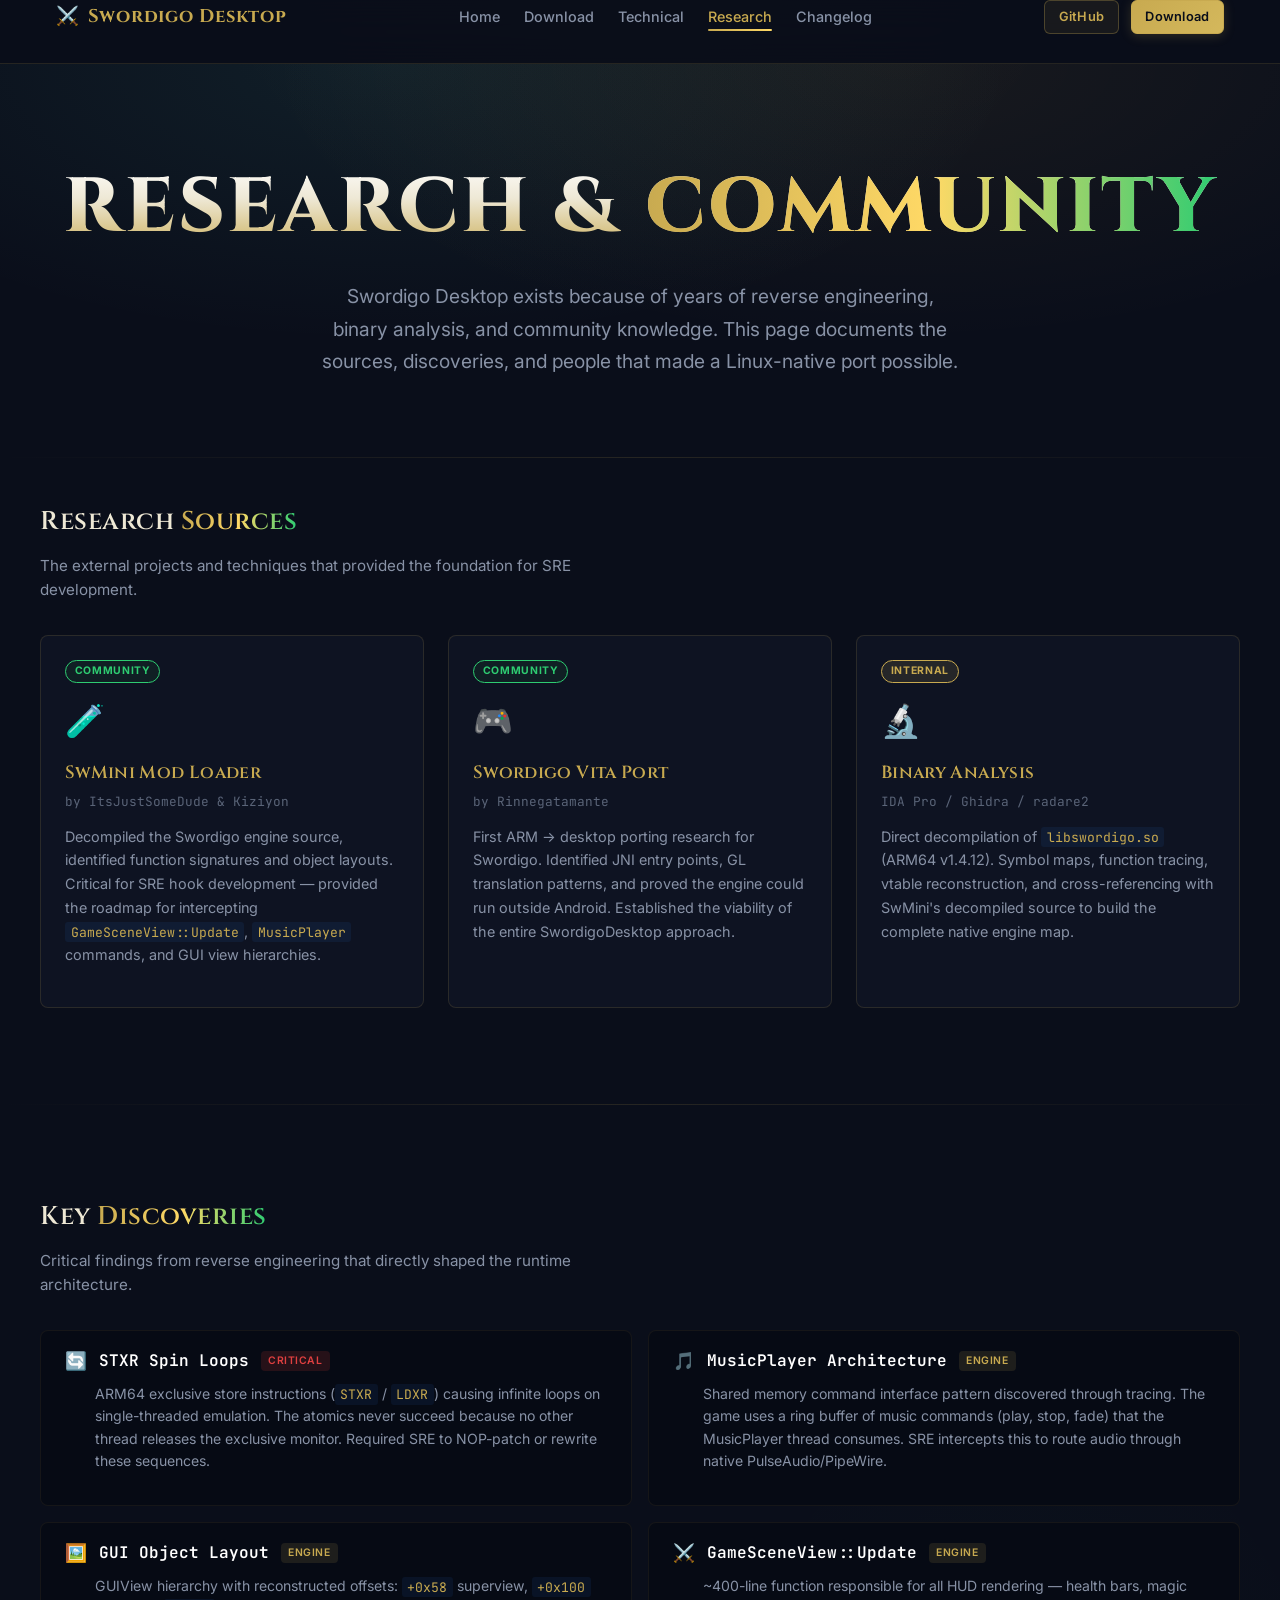
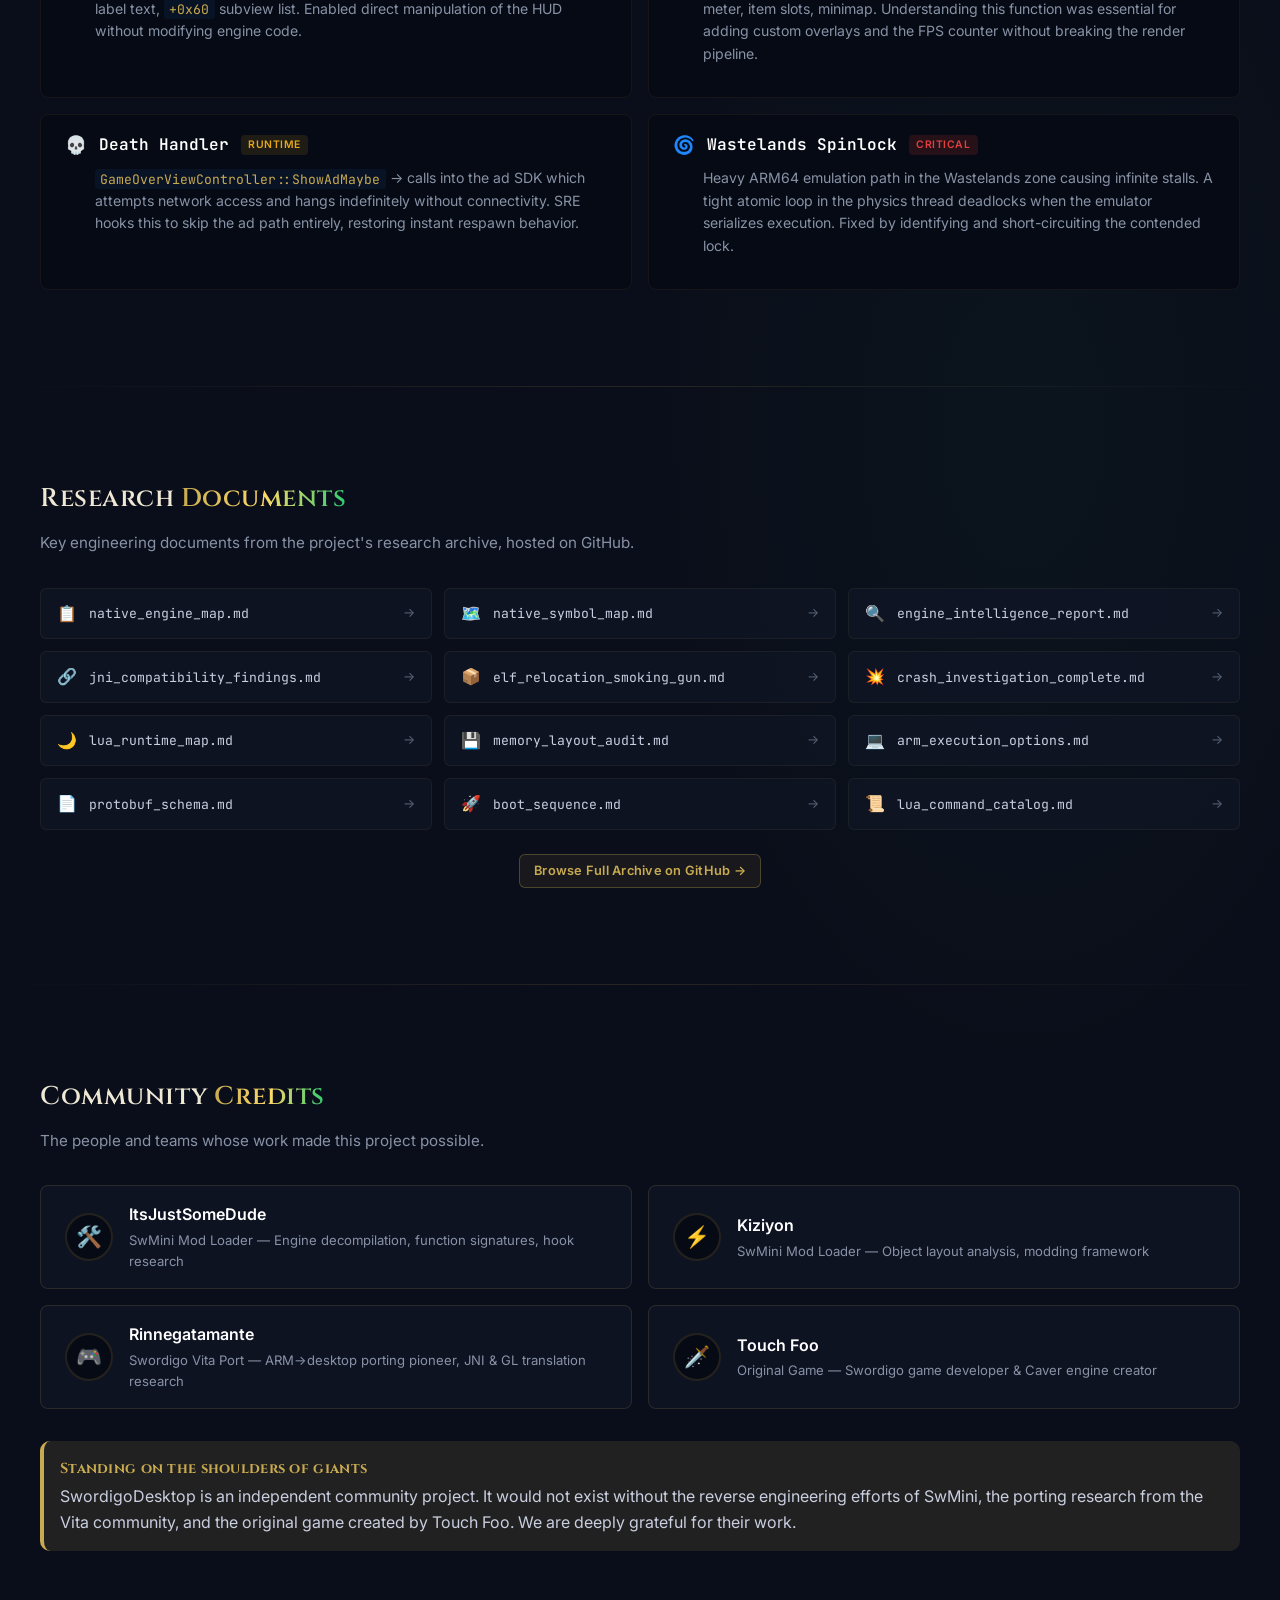
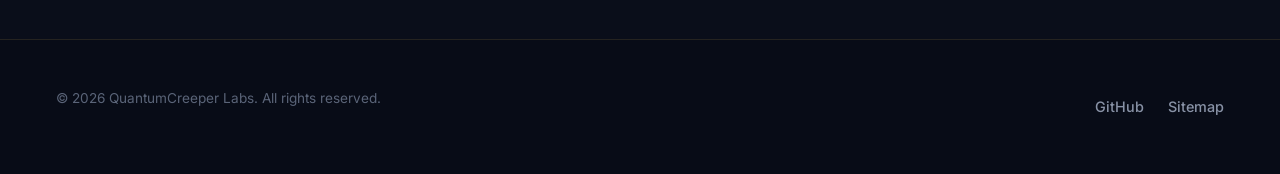
<file: web/research.html>
<!DOCTYPE html>
<html lang="en">
<head>
  <meta charset="UTF-8">
  <meta name="viewport" content="width=device-width, initial-scale=1.0">
  <title>Research & Community — Swordigo Desktop</title>
  <meta name="description" content="Reverse engineering research, community contributions, and technical discoveries that power the Swordigo Desktop project.">
  <link rel="stylesheet" href="style.css">
  <link rel="icon" href="data:image/svg+xml,<svg xmlns='http://www.w3.org/2000/svg' viewBox='0 0 100 100'><text y='.9em' font-size='90'>🔬</text></svg>">
  <style>
    /* ── Research page scoped styles ── */

    .research-hero {
      position: relative;
      padding: var(--space-16) 0 var(--space-12);
      text-align: center;
      background:
        radial-gradient(ellipse at 30% 0%, rgba(95, 230, 210, 0.08) 0%, transparent 50%),
        radial-gradient(ellipse at 70% 0%, rgba(255, 217, 102, 0.06) 0%, transparent 50%);
      overflow: hidden;
    }

    .research-hero::after {
      content: '';
      position: absolute;
      bottom: 0;
      left: 0;
      right: 0;
      height: 1px;
      background: linear-gradient(90deg, transparent, var(--border), transparent);
    }

    .research-hero .hero__subtitle {
      max-width: 640px;
    }

    /* Source cards */
    .source-card {
      background: var(--bg-surface);
      border: 1px solid var(--border);
      border-radius: 8px;
      padding: var(--space-6);
      transition: var(--transition);
      display: flex;
      flex-direction: column;
    }

    .source-card:hover {
      border-color: var(--fg-subtle);
      transform: translateY(-2px);
    }

    .source-card__badge {
      display: inline-block;
      padding: 0.15rem 0.55rem;
      font-size: 0.65rem;
      font-weight: 700;
      text-transform: uppercase;
      letter-spacing: 0.06em;
      border-radius: 999px;
      width: fit-content;
      margin-bottom: var(--space-3);
    }

    .source-card__badge--community {
      border: 1px solid var(--success);
      color: var(--success);
      background: rgba(35, 134, 54, 0.1);
    }

    .source-card__badge--internal {
      border: 1px solid var(--accent);
      color: var(--accent);
      background: var(--accent-muted);
    }

    .source-card__icon {
      font-size: 2rem;
      margin-bottom: var(--space-4);
    }

    .source-card__by {
      font-size: 0.8rem;
      color: var(--fg-subtle);
      font-family: var(--font-mono);
      margin-bottom: var(--space-3);
    }

    .source-card__desc {
      font-size: 0.9rem;
      color: var(--fg-muted);
      line-height: 1.65;
      flex: 1;
    }

    /* Discovery items */
    .discovery {
      background: var(--bg-subtle);
      border: 1px solid var(--border-muted);
      border-radius: 8px;
      padding: var(--space-4) var(--space-6);
      transition: var(--transition);
    }

    .discovery:hover {
      border-color: var(--border);
    }

    .discovery__header {
      display: flex;
      align-items: center;
      gap: var(--space-3);
      margin-bottom: var(--space-2);
    }

    .discovery__icon {
      font-size: 1.1rem;
      flex-shrink: 0;
    }

    .discovery__name {
      font-size: 1rem;
      font-weight: 600;
      color: #fff;
      font-family: var(--font-mono);
    }

    .discovery__tag {
      font-size: 0.65rem;
      font-weight: 600;
      text-transform: uppercase;
      letter-spacing: 0.05em;
      padding: 0.1rem 0.45rem;
      border-radius: 4px;
      flex-shrink: 0;
    }

    .discovery__tag--critical {
      background: rgba(218, 54, 51, 0.15);
      color: var(--danger);
    }

    .discovery__tag--engine {
      background: var(--accent-muted);
      color: var(--accent);
    }

    .discovery__tag--runtime {
      background: rgba(210, 153, 34, 0.12);
      color: var(--warning);
    }

    .discovery__desc {
      font-size: 0.88rem;
      color: var(--fg-muted);
      line-height: 1.6;
      padding-left: calc(1.1rem + var(--space-3));
    }

    .discovery__code {
      display: inline;
      font-family: var(--font-mono);
      font-size: 0.82rem;
      background: rgba(47, 129, 247, 0.08);
      padding: 0.1rem 0.35rem;
      border-radius: 3px;
      color: var(--accent);
    }

    /* Research docs grid */
    .doc-link {
      display: flex;
      align-items: center;
      gap: var(--space-3);
      padding: var(--space-3) var(--space-4);
      background: var(--bg-surface);
      border: 1px solid var(--border-muted);
      border-radius: 6px;
      font-size: 0.88rem;
      color: var(--fg);
      transition: var(--transition);
    }

    .doc-link:hover {
      border-color: var(--accent);
      background: var(--accent-muted);
      text-decoration: none;
      color: #fff;
    }

    .doc-link__icon {
      flex-shrink: 0;
      font-size: 1rem;
    }

    .doc-link__name {
      flex: 1;
      font-family: var(--font-mono);
      font-size: 0.82rem;
    }

    .doc-link__arrow {
      color: var(--fg-subtle);
      font-size: 0.8rem;
      transition: var(--transition);
    }

    .doc-link:hover .doc-link__arrow {
      color: var(--accent);
      transform: translateX(2px);
    }

    /* Credits */
    .credit {
      display: flex;
      align-items: center;
      gap: var(--space-4);
      padding: var(--space-4) var(--space-6);
      background: var(--bg-surface);
      border: 1px solid var(--border);
      border-radius: 8px;
      transition: var(--transition);
    }

    .credit:hover {
      border-color: var(--fg-subtle);
    }

    .credit__avatar {
      width: 48px;
      height: 48px;
      border-radius: 50%;
      background: var(--bg-subtle);
      border: 2px solid var(--border);
      display: flex;
      align-items: center;
      justify-content: center;
      font-size: 1.3rem;
      flex-shrink: 0;
    }

    .credit__info {
      flex: 1;
    }

    .credit__name {
      font-weight: 600;
      color: #fff;
      font-size: 1rem;
      margin-bottom: 0.15rem;
    }

    .credit__role {
      font-size: 0.82rem;
      color: var(--fg-muted);
    }

    /* Section headers */
    .section-header {
      margin-bottom: var(--space-8);
    }

    .section-header h2 {
      border: none;
      padding: 0;
      margin-top: 0;
      font-size: 1.6rem;
    }

    .section-header p {
      color: var(--fg-muted);
      font-size: 0.95rem;
      max-width: 600px;
    }

    .section-divider {
      border: none;
      height: 1px;
      background: linear-gradient(90deg, transparent, var(--border), transparent);
      margin: var(--space-12) 0;
    }

    /* Discoveries grid */
    .discoveries-grid {
      display: grid;
      gap: var(--space-4);
    }

    @media (min-width: 768px) {
      .discoveries-grid {
        grid-template-columns: repeat(2, 1fr);
      }
    }

    /* Docs grid */
    .docs-grid {
      display: grid;
      gap: var(--space-3);
    }

    @media (min-width: 768px) {
      .docs-grid {
        grid-template-columns: repeat(2, 1fr);
      }
    }

    @media (min-width: 1024px) {
      .docs-grid {
        grid-template-columns: repeat(3, 1fr);
      }
    }

    /* Credits grid */
    .credits-grid {
      display: grid;
      gap: var(--space-4);
    }

    @media (min-width: 768px) {
      .credits-grid {
        grid-template-columns: repeat(2, 1fr);
      }
    }
  </style>
</head>
<body>

<canvas id="stars-canvas"></canvas>

<nav class="navbar">
  <div class="container">
    <div class="navbar__inner">
      <a href="index.html" class="navbar__logo">
        <span>⚔️</span> Swordigo Desktop
      </a>
      <ul class="navbar__nav">
        <li><a href="index.html">Home</a></li>
        <li><a href="download.html">Download</a></li>
        <li><a href="technical.html">Technical</a></li>
        <li><a href="research.html" class="active">Research</a></li>
        <li><a href="changelog.html">Changelog</a></li>
      </ul>
      <div class="navbar__cta">
        <a href="https://github.com/TheCorrectSynovian/SwordigoDesktop" class="btn btn--secondary btn--sm">GitHub</a>
        <a href="download.html" class="btn btn--primary btn--sm">Download</a>
      </div>
    </div>
  </div>
</nav>

<main>
  <!-- ════════════════════════════ HERO ════════════════════════════ -->
  <section class="research-hero">
    <div class="container">
      <h1 class="hero__title">Research & <span class="grad">Community</span></h1>
      <p class="hero__subtitle">
        Swordigo Desktop exists because of years of reverse engineering, binary analysis,
        and community knowledge. This page documents the sources, discoveries, and people
        that made a Linux-native port possible.
      </p>
    </div>
  </section>

  <!-- ════════════════════════ RESEARCH SOURCES ═══════════════════ -->
  <section class="container" style="padding: var(--space-12) 0;">
    <div class="section-header">
      <h2>Research <span class="grad">Sources</span></h2>
      <p>The external projects and techniques that provided the foundation for SRE development.</p>
    </div>

    <div class="grid grid--3">
      <div class="source-card reveal">
        <span class="source-card__badge source-card__badge--community">Community</span>
        <div class="source-card__icon">🧪</div>
        <h3 class="card__title">SwMini Mod Loader</h3>
        <div class="source-card__by">by ItsJustSomeDude &amp; Kiziyon</div>
        <p class="source-card__desc">
          Decompiled the Swordigo engine source, identified function signatures and object layouts.
          Critical for SRE hook development — provided the roadmap for intercepting
          <span class="discovery__code">GameSceneView::Update</span>,
          <span class="discovery__code">MusicPlayer</span> commands, and GUI view hierarchies.
        </p>
      </div>

      <div class="source-card reveal">
        <span class="source-card__badge source-card__badge--community">Community</span>
        <div class="source-card__icon">🎮</div>
        <h3 class="card__title">Swordigo Vita Port</h3>
        <div class="source-card__by">by Rinnegatamante</div>
        <p class="source-card__desc">
          First ARM → desktop porting research for Swordigo. Identified JNI entry points,
          GL translation patterns, and proved the engine could run outside Android.
          Established the viability of the entire SwordigoDesktop approach.
        </p>
      </div>

      <div class="source-card reveal">
        <span class="source-card__badge source-card__badge--internal">Internal</span>
        <div class="source-card__icon">🔬</div>
        <h3 class="card__title">Binary Analysis</h3>
        <div class="source-card__by">IDA Pro / Ghidra / radare2</div>
        <p class="source-card__desc">
          Direct decompilation of <span class="discovery__code">libswordigo.so</span>
          (ARM64 v1.4.12). Symbol maps, function tracing, vtable reconstruction, and
          cross-referencing with SwMini's decompiled source to build the complete
          native engine map.
        </p>
      </div>
    </div>
  </section>

  <hr class="section-divider">

  <!-- ═══════════════════════ KEY DISCOVERIES ═════════════════════ -->
  <section class="container" style="padding: var(--space-12) 0;">
    <div class="section-header">
      <h2>Key <span class="grad">Discoveries</span></h2>
      <p>Critical findings from reverse engineering that directly shaped the runtime architecture.</p>
    </div>

    <div class="discoveries-grid">
      <div class="discovery reveal">
        <div class="discovery__header">
          <span class="discovery__icon">🔄</span>
          <span class="discovery__name">STXR Spin Loops</span>
          <span class="discovery__tag discovery__tag--critical">Critical</span>
        </div>
        <p class="discovery__desc">
          ARM64 exclusive store instructions (<span class="discovery__code">STXR</span> /
          <span class="discovery__code">LDXR</span>) causing infinite loops on single-threaded
          emulation. The atomics never succeed because no other thread releases the exclusive
          monitor. Required SRE to NOP-patch or rewrite these sequences.
        </p>
      </div>

      <div class="discovery reveal">
        <div class="discovery__header">
          <span class="discovery__icon">🎵</span>
          <span class="discovery__name">MusicPlayer Architecture</span>
          <span class="discovery__tag discovery__tag--engine">Engine</span>
        </div>
        <p class="discovery__desc">
          Shared memory command interface pattern discovered through tracing. The game uses a
          ring buffer of music commands (play, stop, fade) that the MusicPlayer thread consumes.
          SRE intercepts this to route audio through native PulseAudio/PipeWire.
        </p>
      </div>

      <div class="discovery reveal">
        <div class="discovery__header">
          <span class="discovery__icon">🖼️</span>
          <span class="discovery__name">GUI Object Layout</span>
          <span class="discovery__tag discovery__tag--engine">Engine</span>
        </div>
        <p class="discovery__desc">
          GUIView hierarchy with reconstructed offsets:
          <span class="discovery__code">+0x58</span> superview,
          <span class="discovery__code">+0x100</span> label text,
          <span class="discovery__code">+0x60</span> subview list.
          Enabled direct manipulation of the HUD without modifying engine code.
        </p>
      </div>

      <div class="discovery reveal">
        <div class="discovery__header">
          <span class="discovery__icon">⚔️</span>
          <span class="discovery__name">GameSceneView::Update</span>
          <span class="discovery__tag discovery__tag--engine">Engine</span>
        </div>
        <p class="discovery__desc">
          ~400-line function responsible for all HUD rendering — health bars, magic meter,
          item slots, minimap. Understanding this function was essential for adding custom
          overlays and the FPS counter without breaking the render pipeline.
        </p>
      </div>

      <div class="discovery reveal">
        <div class="discovery__header">
          <span class="discovery__icon">💀</span>
          <span class="discovery__name">Death Handler</span>
          <span class="discovery__tag discovery__tag--runtime">Runtime</span>
        </div>
        <p class="discovery__desc">
          <span class="discovery__code">GameOverViewController::ShowAdMaybe</span> → calls into
          the ad SDK which attempts network access and hangs indefinitely without connectivity.
          SRE hooks this to skip the ad path entirely, restoring instant respawn behavior.
        </p>
      </div>

      <div class="discovery reveal">
        <div class="discovery__header">
          <span class="discovery__icon">🌀</span>
          <span class="discovery__name">Wastelands Spinlock</span>
          <span class="discovery__tag discovery__tag--critical">Critical</span>
        </div>
        <p class="discovery__desc">
          Heavy ARM64 emulation path in the Wastelands zone causing infinite stalls.
          A tight atomic loop in the physics thread deadlocks when the emulator serializes
          execution. Fixed by identifying and short-circuiting the contended lock.
        </p>
      </div>
    </div>
  </section>

  <hr class="section-divider">

  <!-- ═══════════════════ RESEARCH DOCUMENTS ══════════════════════ -->
  <section class="container" style="padding: var(--space-12) 0;">
    <div class="section-header">
      <h2>Research <span class="grad">Documents</span></h2>
      <p>Key engineering documents from the project's research archive, hosted on GitHub.</p>
    </div>

    <div class="docs-grid">
      <a href="https://github.com/TheCorrectSynovian/SwordigoDesktop/blob/main/research/native_engine_map.md" class="doc-link reveal" target="_blank">
        <span class="doc-link__icon">📋</span>
        <span class="doc-link__name">native_engine_map.md</span>
        <span class="doc-link__arrow">→</span>
      </a>
      <a href="https://github.com/TheCorrectSynovian/SwordigoDesktop/blob/main/research/native_symbol_map.md" class="doc-link reveal" target="_blank">
        <span class="doc-link__icon">🗺️</span>
        <span class="doc-link__name">native_symbol_map.md</span>
        <span class="doc-link__arrow">→</span>
      </a>
      <a href="https://github.com/TheCorrectSynovian/SwordigoDesktop/blob/main/research/engine_intelligence_report.md" class="doc-link reveal" target="_blank">
        <span class="doc-link__icon">🔍</span>
        <span class="doc-link__name">engine_intelligence_report.md</span>
        <span class="doc-link__arrow">→</span>
      </a>
      <a href="https://github.com/TheCorrectSynovian/SwordigoDesktop/blob/main/research/jni_compatibility_findings.md" class="doc-link reveal" target="_blank">
        <span class="doc-link__icon">🔗</span>
        <span class="doc-link__name">jni_compatibility_findings.md</span>
        <span class="doc-link__arrow">→</span>
      </a>
      <a href="https://github.com/TheCorrectSynovian/SwordigoDesktop/blob/main/research/elf_relocation_smoking_gun.md" class="doc-link reveal" target="_blank">
        <span class="doc-link__icon">📦</span>
        <span class="doc-link__name">elf_relocation_smoking_gun.md</span>
        <span class="doc-link__arrow">→</span>
      </a>
      <a href="https://github.com/TheCorrectSynovian/SwordigoDesktop/blob/main/research/crash_investigation_complete.md" class="doc-link reveal" target="_blank">
        <span class="doc-link__icon">💥</span>
        <span class="doc-link__name">crash_investigation_complete.md</span>
        <span class="doc-link__arrow">→</span>
      </a>
      <a href="https://github.com/TheCorrectSynovian/SwordigoDesktop/blob/main/research/lua_runtime_map.md" class="doc-link reveal" target="_blank">
        <span class="doc-link__icon">🌙</span>
        <span class="doc-link__name">lua_runtime_map.md</span>
        <span class="doc-link__arrow">→</span>
      </a>
      <a href="https://github.com/TheCorrectSynovian/SwordigoDesktop/blob/main/research/memory_layout_audit.md" class="doc-link reveal" target="_blank">
        <span class="doc-link__icon">💾</span>
        <span class="doc-link__name">memory_layout_audit.md</span>
        <span class="doc-link__arrow">→</span>
      </a>
      <a href="https://github.com/TheCorrectSynovian/SwordigoDesktop/blob/main/research/arm_execution_options.md" class="doc-link reveal" target="_blank">
        <span class="doc-link__icon">💻</span>
        <span class="doc-link__name">arm_execution_options.md</span>
        <span class="doc-link__arrow">→</span>
      </a>
      <a href="https://github.com/TheCorrectSynovian/SwordigoDesktop/blob/main/research/protobuf_schema.md" class="doc-link reveal" target="_blank">
        <span class="doc-link__icon">📄</span>
        <span class="doc-link__name">protobuf_schema.md</span>
        <span class="doc-link__arrow">→</span>
      </a>
      <a href="https://github.com/TheCorrectSynovian/SwordigoDesktop/blob/main/research/boot_sequence.md" class="doc-link reveal" target="_blank">
        <span class="doc-link__icon">🚀</span>
        <span class="doc-link__name">boot_sequence.md</span>
        <span class="doc-link__arrow">→</span>
      </a>
      <a href="https://github.com/TheCorrectSynovian/SwordigoDesktop/blob/main/research/lua_command_catalog.md" class="doc-link reveal" target="_blank">
        <span class="doc-link__icon">📜</span>
        <span class="doc-link__name">lua_command_catalog.md</span>
        <span class="doc-link__arrow">→</span>
      </a>
    </div>

    <div style="margin-top: var(--space-6); text-align: center;">
      <a href="https://github.com/TheCorrectSynovian/SwordigoDesktop/tree/main/research" class="btn btn--secondary btn--sm" target="_blank">
        Browse Full Archive on GitHub →
      </a>
    </div>
  </section>

  <hr class="section-divider">

  <!-- ═══════════════════ COMMUNITY CREDITS ═══════════════════════ -->
  <section class="container" style="padding: var(--space-12) 0 var(--space-16);">
    <div class="section-header">
      <h2>Community <span class="grad">Credits</span></h2>
      <p>The people and teams whose work made this project possible.</p>
    </div>

    <div class="credits-grid">
      <div class="credit reveal">
        <div class="credit__avatar">🛠️</div>
        <div class="credit__info">
          <div class="credit__name">ItsJustSomeDude</div>
          <div class="credit__role">SwMini Mod Loader — Engine decompilation, function signatures, hook research</div>
        </div>
      </div>

      <div class="credit reveal">
        <div class="credit__avatar">⚡</div>
        <div class="credit__info">
          <div class="credit__name">Kiziyon</div>
          <div class="credit__role">SwMini Mod Loader — Object layout analysis, modding framework</div>
        </div>
      </div>

      <div class="credit reveal">
        <div class="credit__avatar">🎮</div>
        <div class="credit__info">
          <div class="credit__name">Rinnegatamante</div>
          <div class="credit__role">Swordigo Vita Port — ARM→desktop porting pioneer, JNI &amp; GL translation research</div>
        </div>
      </div>

      <div class="credit reveal">
        <div class="credit__avatar">🗡️</div>
        <div class="credit__info">
          <div class="credit__name">Touch Foo</div>
          <div class="credit__role">Original Game — Swordigo game developer &amp; Caver engine creator</div>
        </div>
      </div>
    </div>

    <div class="callout" style="margin-top: var(--space-8);">
      <div class="callout__title">Standing on the shoulders of giants</div>
      <p class="mb-0">
        SwordigoDesktop is an independent community project. It would not exist without the
        reverse engineering efforts of SwMini, the porting research from the Vita community,
        and the original game created by Touch Foo. We are deeply grateful for their work.
      </p>
    </div>
  </section>
</main>

<footer class="footer">
  <div class="container">
    <div class="footer__inner">
      <p>&copy; 2026 QuantumCreeper Labs. All rights reserved.</p>
      <ul class="navbar__nav">
        <li><a href="https://github.com/TheCorrectSynovian/SwordigoDesktop">GitHub</a></li>
        <li><a href="sitemap.xml">Sitemap</a></li>
      </ul>
    </div>
  </div>
</footer>

<script src="main.js"></script>
</body>
</html>
</file>
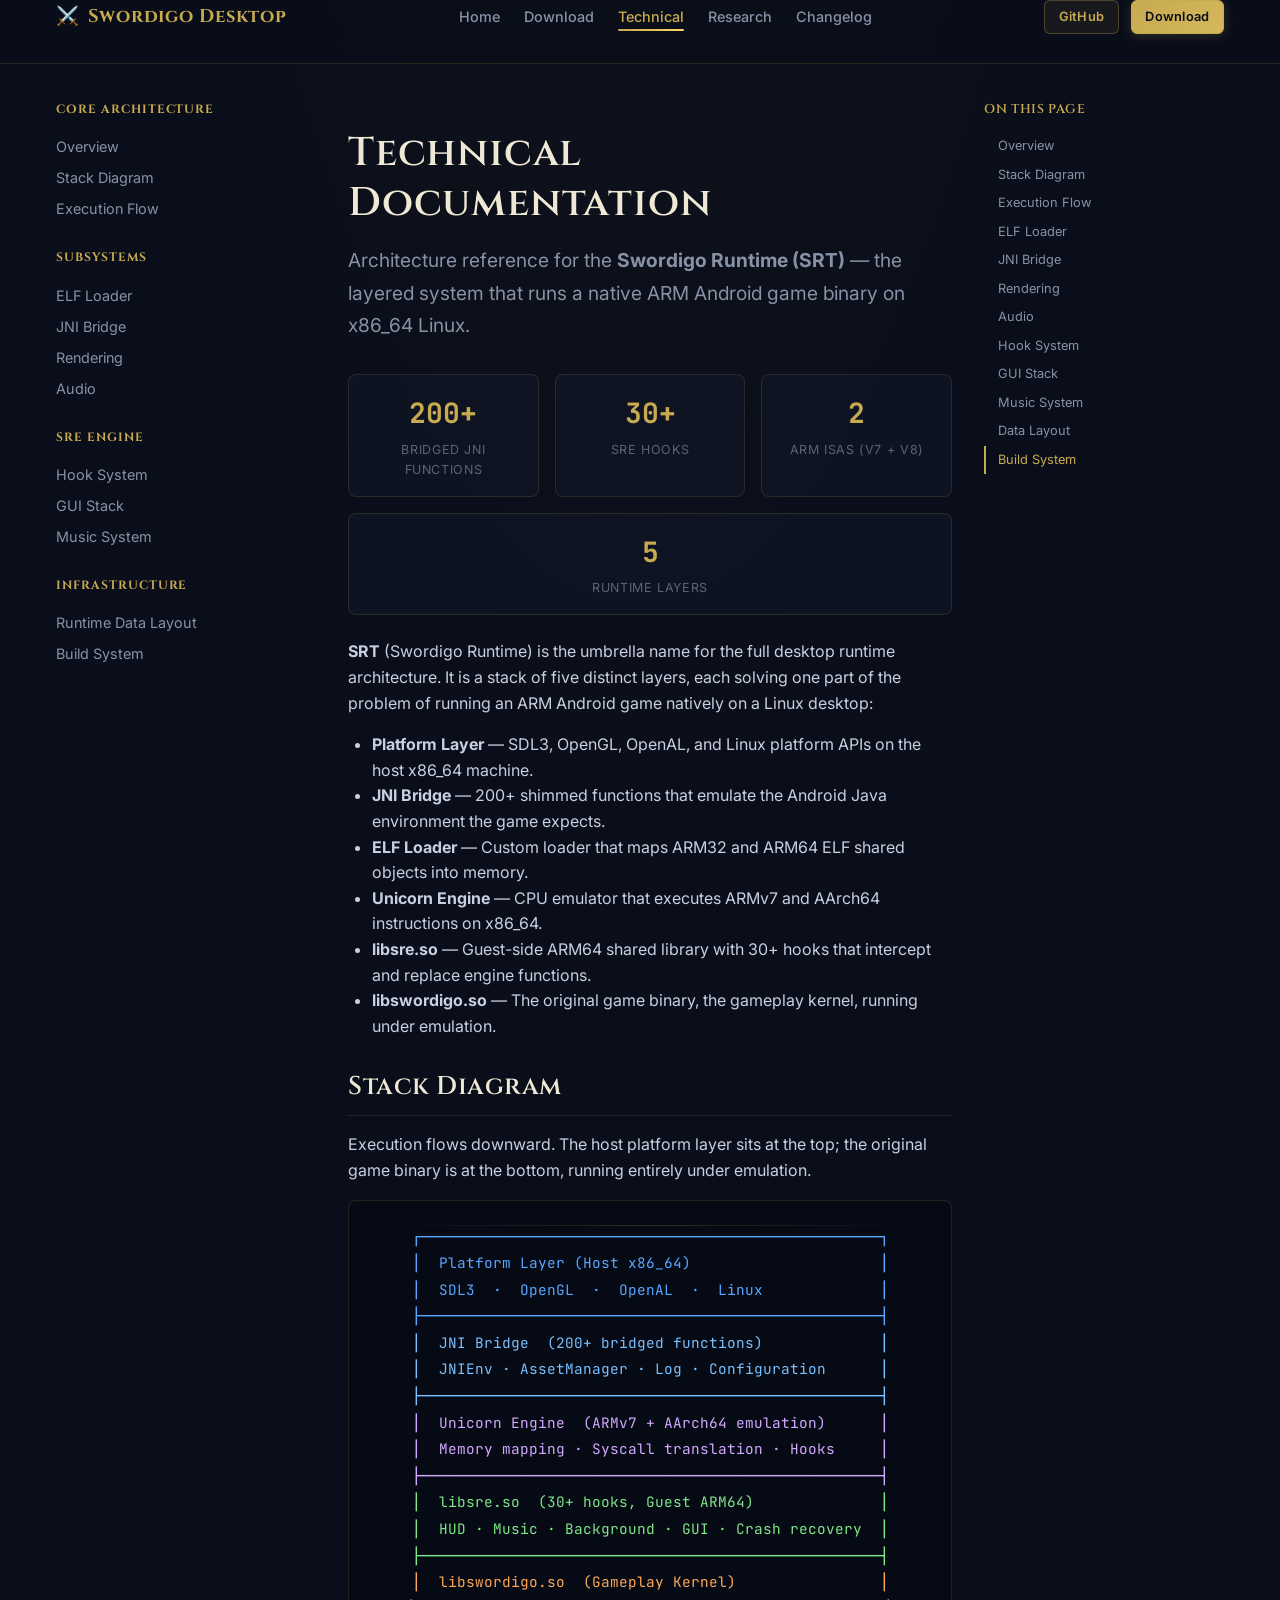
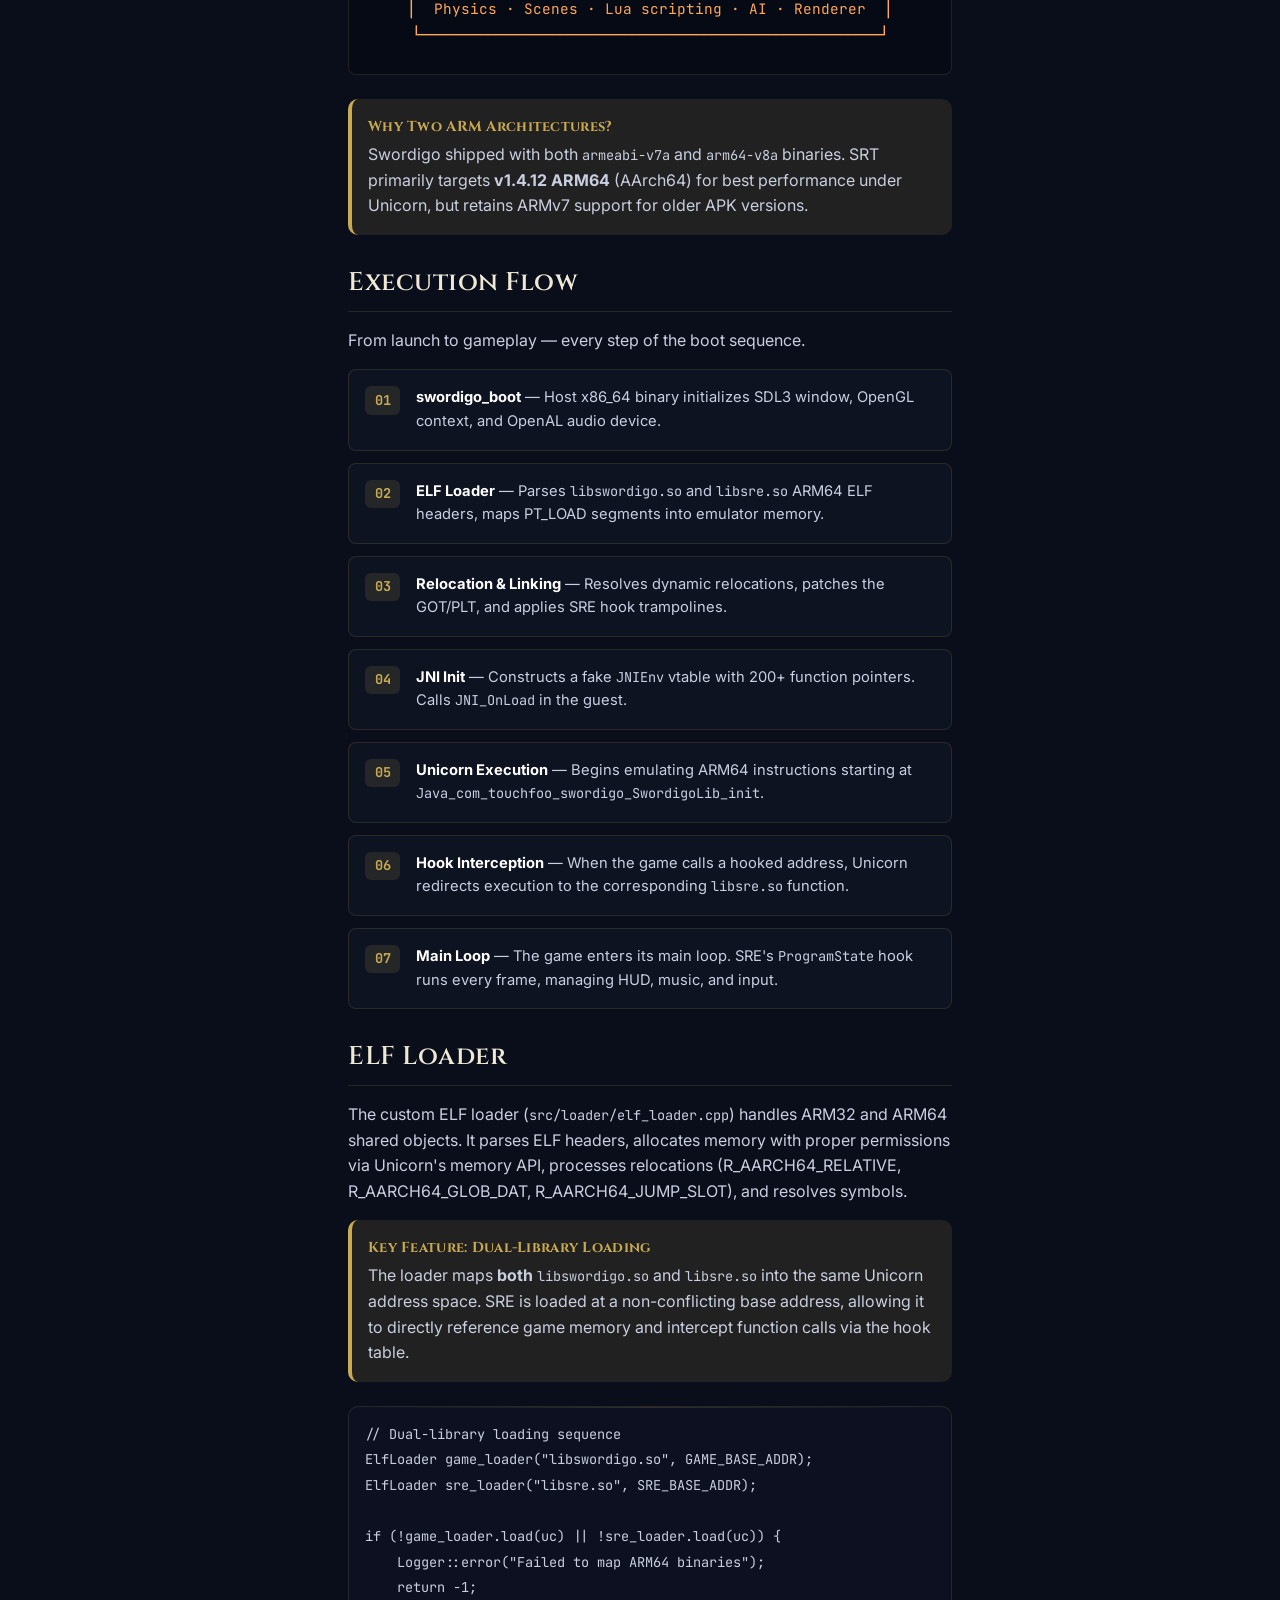
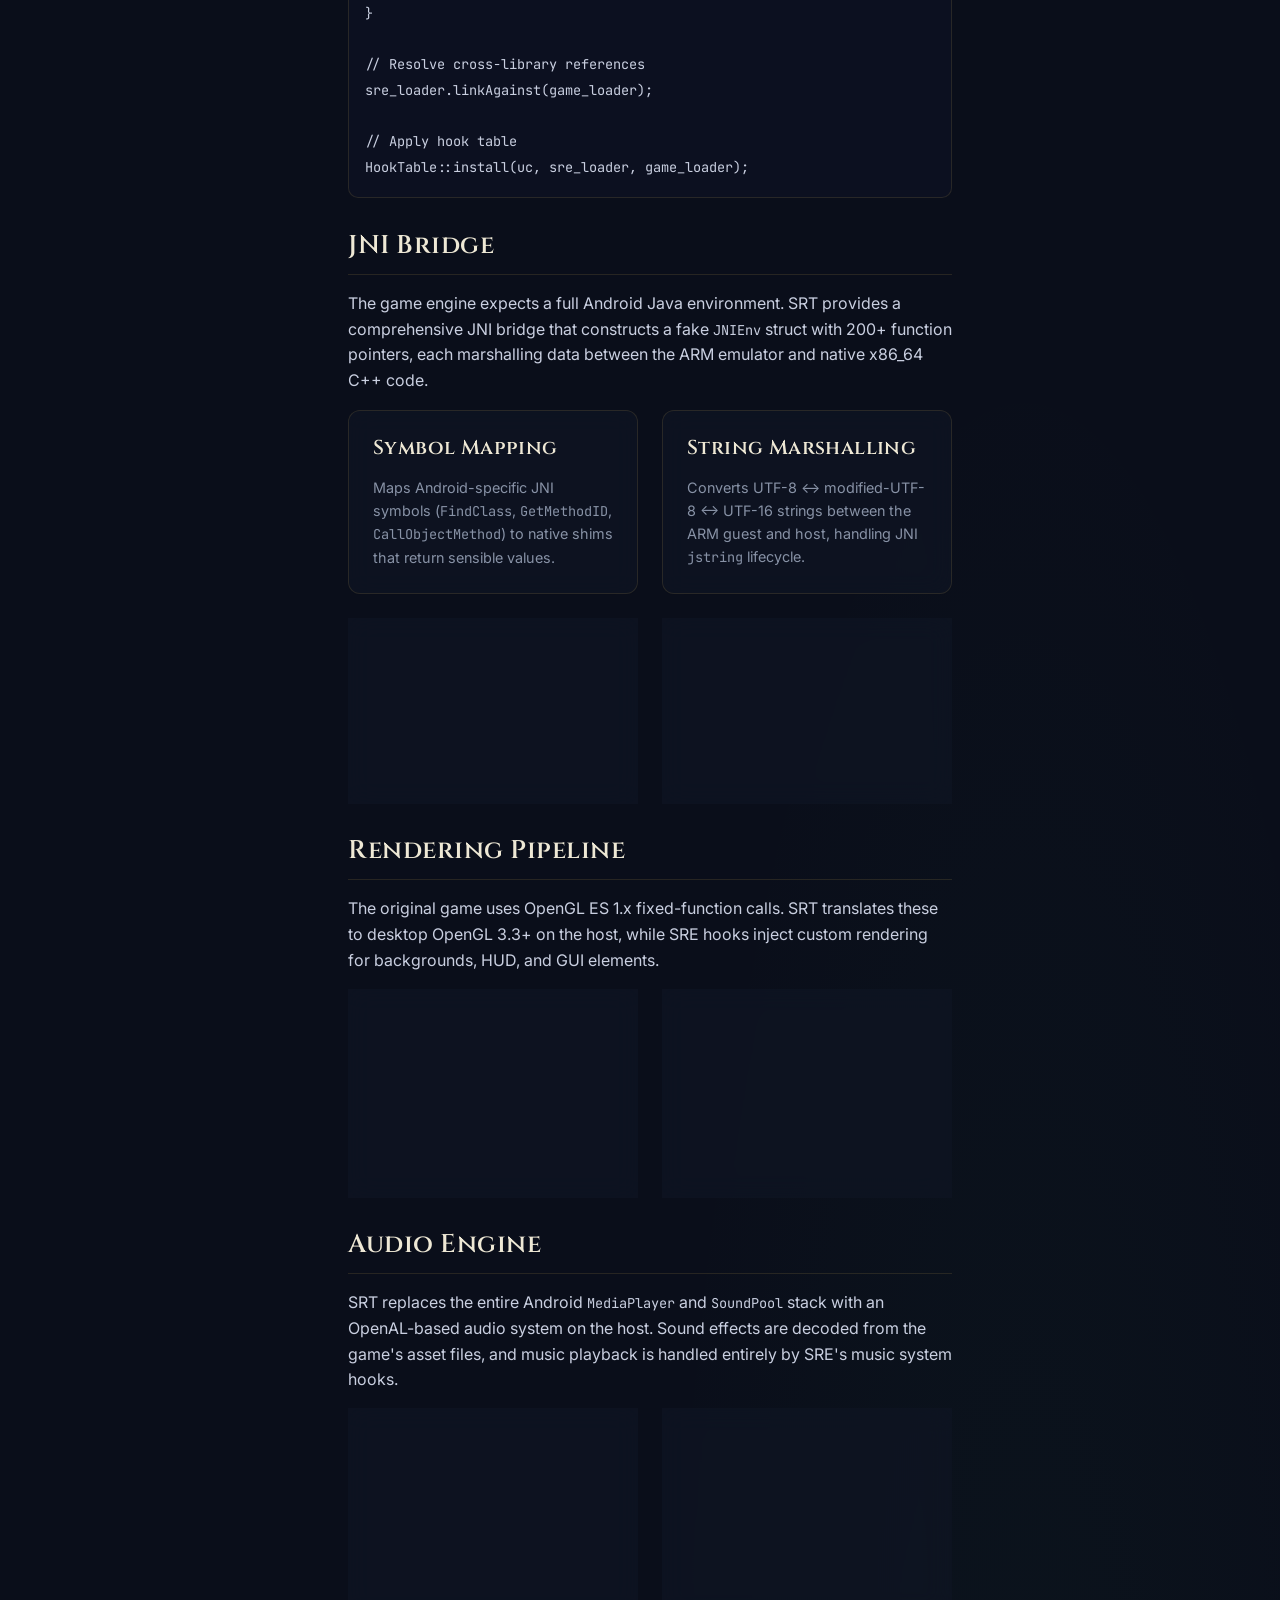
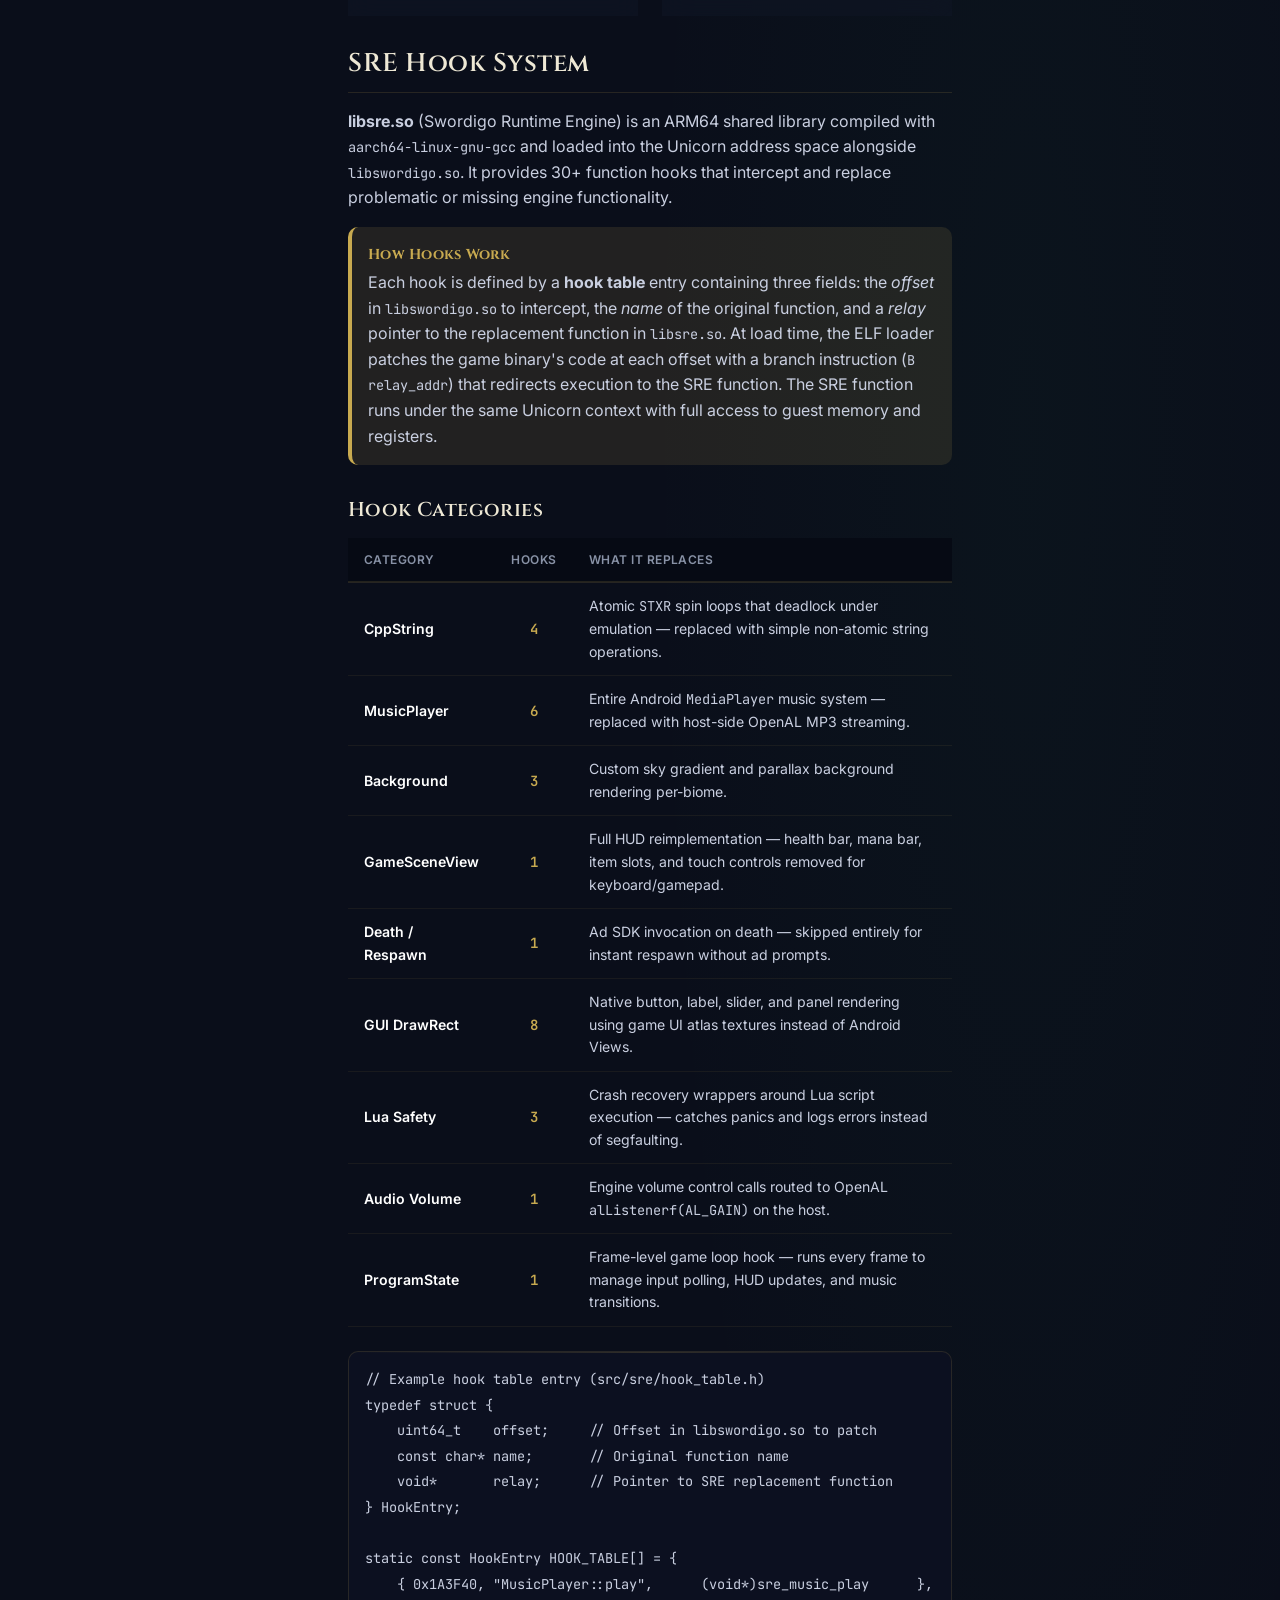
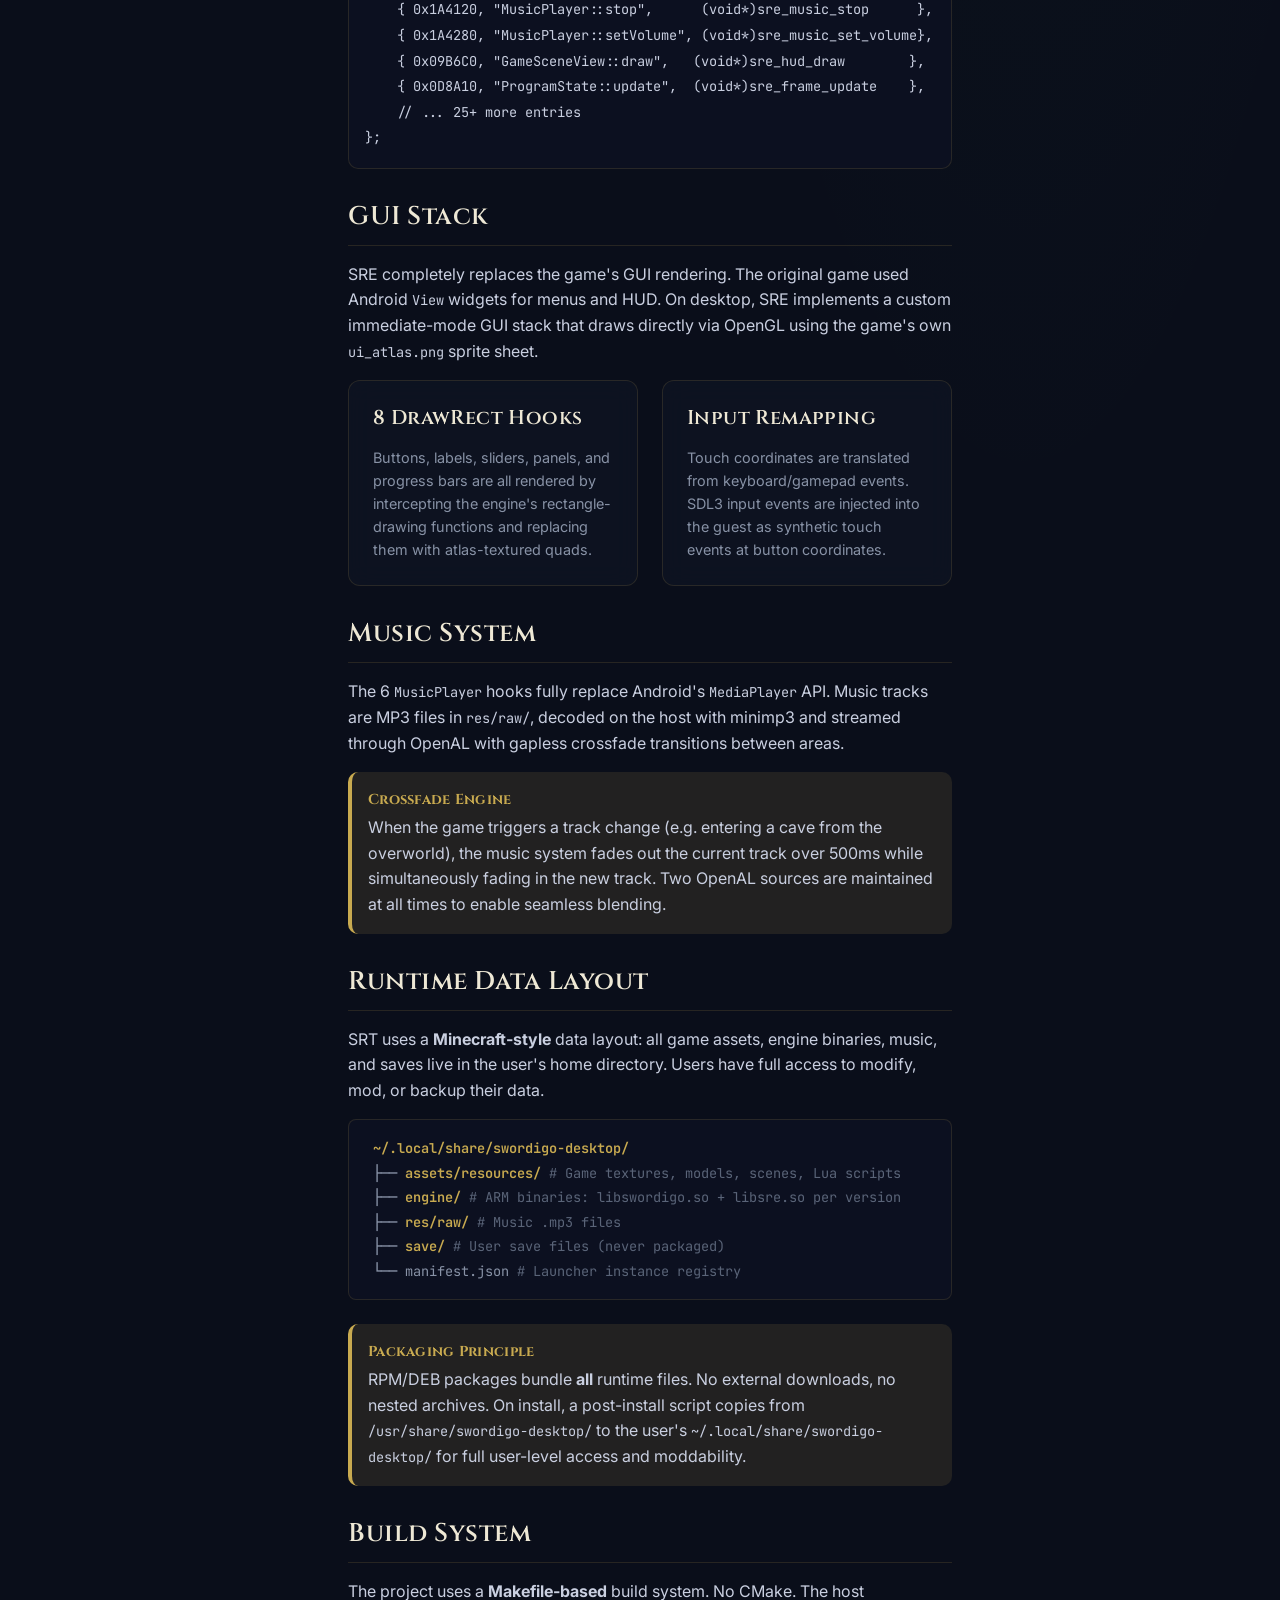
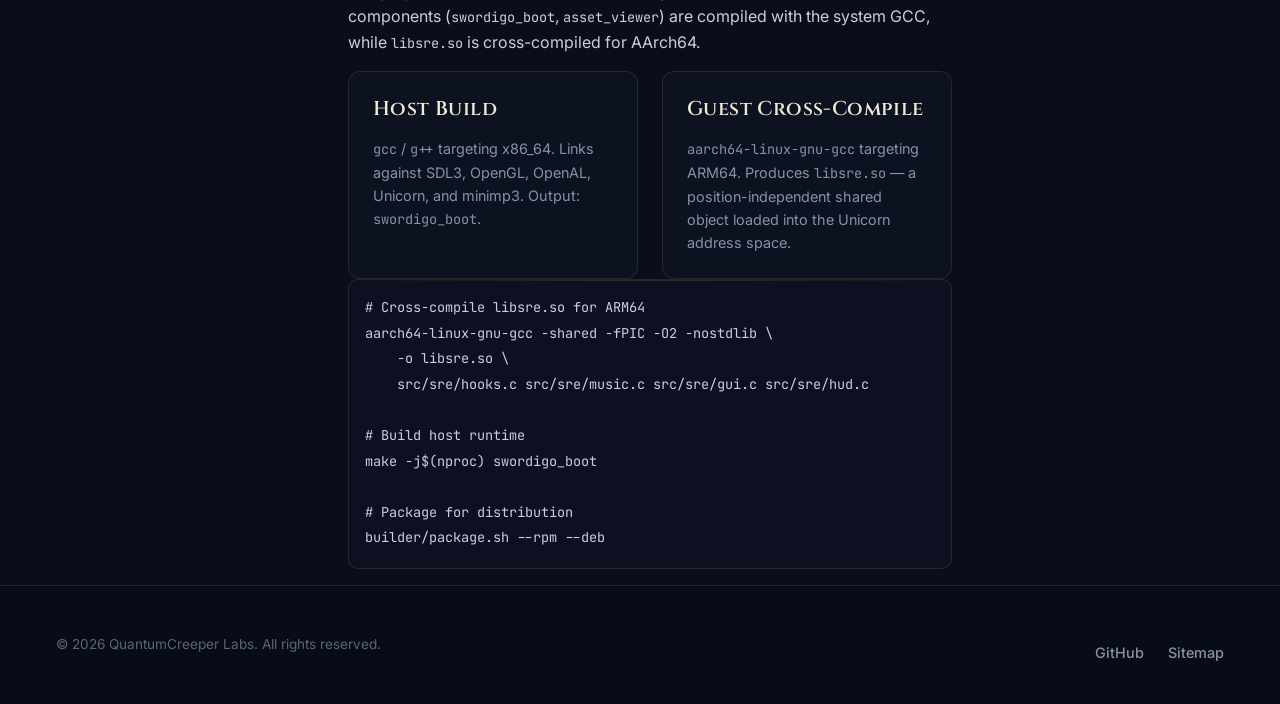
<file: web/technical.html>
<!DOCTYPE html>
<html lang="en">
<head>
  <meta charset="UTF-8">
  <meta name="viewport" content="width=device-width, initial-scale=1.0">
  <title>Technical Documentation — Swordigo Desktop</title>
  <meta name="description" content="In-depth technical documentation for the Swordigo Runtime (SRT) architecture — ELF loader, JNI bridge, SRE hook system, and more.">
  <link rel="stylesheet" href="style.css">
  <link rel="icon" href="data:image/svg+xml,<svg xmlns='http://www.w3.org/2000/svg' viewBox='0 0 100 100'><text y='.9em' font-size='90'>⚙️</text></svg>">
  <style>
    /* Technical page-specific styles */
    .stack-diagram {
      background: var(--bg-subtle);
      border: 1px solid var(--border);
      border-radius: 8px;
      padding: var(--space-6);
      margin-bottom: var(--space-6);
      overflow-x: auto;
    }
    .stack-diagram pre {
      margin: 0;
      border: none;
      background: transparent;
      padding: 0;
      text-align: center;
    }
    .stack-diagram code {
      color: var(--accent);
      font-size: 0.9rem;
      line-height: 1.6;
    }
    .stack-diagram .layer-host { color: #58a6ff; }
    .stack-diagram .layer-jni { color: #79c0ff; }
    .stack-diagram .layer-unicorn { color: #d2a8ff; }
    .stack-diagram .layer-sre { color: #7ee787; }
    .stack-diagram .layer-game { color: #ffa657; }

    .hook-table {
      width: 100%;
      border-collapse: collapse;
      margin-bottom: var(--space-6);
      font-size: 0.88rem;
    }
    .hook-table th {
      background: var(--bg-subtle);
      color: var(--fg-muted);
      font-weight: 600;
      text-transform: uppercase;
      letter-spacing: 0.04em;
      font-size: 0.75rem;
      padding: var(--space-3) var(--space-4);
      text-align: left;
      border-bottom: 2px solid var(--border);
    }
    .hook-table td {
      padding: var(--space-3) var(--space-4);
      border-bottom: 1px solid var(--border-muted);
      color: var(--fg);
    }
    .hook-table tr:hover td {
      background: rgba(47, 129, 247, 0.04);
    }
    .hook-table .hook-count {
      font-family: var(--font-mono);
      font-weight: 600;
      color: var(--accent);
      text-align: center;
    }
    .hook-table .hook-category {
      font-weight: 600;
      color: #fff;
    }

    .dir-tree {
      background: var(--code-bg);
      border: 1px solid var(--border);
      border-radius: 8px;
      padding: var(--space-4) var(--space-6);
      margin-bottom: var(--space-6);
      font-family: var(--font-mono);
      font-size: 0.85rem;
      line-height: 1.8;
      color: var(--fg-muted);
    }
    .dir-tree .dir-name {
      color: var(--accent);
      font-weight: 600;
    }
    .dir-tree .dir-comment {
      color: var(--fg-subtle);
    }

    .stat-row {
      display: flex;
      gap: var(--space-4);
      flex-wrap: wrap;
      margin-bottom: var(--space-6);
    }
    .stat-card {
      flex: 1;
      min-width: 140px;
      background: var(--bg-surface);
      border: 1px solid var(--border);
      border-radius: 8px;
      padding: var(--space-4) var(--space-6);
      text-align: center;
    }
    .stat-card__value {
      font-size: 1.75rem;
      font-weight: 700;
      color: var(--accent);
      font-family: var(--font-mono);
    }
    .stat-card__label {
      font-size: 0.78rem;
      color: var(--fg-subtle);
      text-transform: uppercase;
      letter-spacing: 0.05em;
      margin-top: var(--space-1);
    }

    .flow-step {
      display: flex;
      align-items: flex-start;
      gap: var(--space-4);
      padding: var(--space-4);
      border-radius: 8px;
      background: var(--bg-surface);
      border: 1px solid var(--border);
      margin-bottom: var(--space-3);
      transition: var(--transition);
    }
    .flow-step:hover {
      border-color: var(--fg-subtle);
    }
    .flow-step__num {
      font-family: var(--font-mono);
      font-weight: 700;
      font-size: 0.85rem;
      color: var(--accent);
      background: var(--accent-muted);
      border-radius: 6px;
      padding: 0.2rem 0.6rem;
      flex-shrink: 0;
    }
    .flow-step__text {
      font-size: 0.92rem;
      color: var(--fg);
    }
    .flow-step__text strong {
      color: #fff;
    }
  </style>
</head>
<body>

<canvas id="stars-canvas"></canvas>

<nav class="navbar">
  <div class="container">
    <div class="navbar__inner">
      <a href="index.html" class="navbar__logo">
        <span>⚔️</span> Swordigo Desktop
      </a>
      <ul class="navbar__nav">
        <li><a href="index.html">Home</a></li>
        <li><a href="download.html">Download</a></li>
        <li><a href="technical.html" class="active">Technical</a></li>
        <li><a href="research.html">Research</a></li>
        <li><a href="changelog.html">Changelog</a></li>
      </ul>
      <div class="navbar__cta">
        <a href="https://github.com/TheCorrectSynovian/SwordigoDesktop" class="btn btn--secondary btn--sm">GitHub</a>
        <a href="download.html" class="btn btn--primary btn--sm">Download</a>
      </div>
    </div>
  </div>
</nav>

<main class="container">
  <div class="doc-layout">

    <!-- ==================== SIDEBAR ==================== -->
    <aside class="doc-layout__sidebar">
      <nav class="sidebar-nav">
        <div class="sidebar-nav__group">
          <div class="sidebar-nav__title">Core Architecture</div>
          <a href="#overview" class="sidebar-nav__link">Overview</a>
          <a href="#stack-diagram" class="sidebar-nav__link">Stack Diagram</a>
          <a href="#execution-flow" class="sidebar-nav__link">Execution Flow</a>
        </div>
        <div class="sidebar-nav__group">
          <div class="sidebar-nav__title">Subsystems</div>
          <a href="#elf-loader" class="sidebar-nav__link">ELF Loader</a>
          <a href="#jni-bridge" class="sidebar-nav__link">JNI Bridge</a>
          <a href="#rendering" class="sidebar-nav__link">Rendering</a>
          <a href="#audio" class="sidebar-nav__link">Audio</a>
        </div>
        <div class="sidebar-nav__group">
          <div class="sidebar-nav__title">SRE Engine</div>
          <a href="#hook-system" class="sidebar-nav__link">Hook System</a>
          <a href="#gui-stack" class="sidebar-nav__link">GUI Stack</a>
          <a href="#music-system" class="sidebar-nav__link">Music System</a>
        </div>
        <div class="sidebar-nav__group">
          <div class="sidebar-nav__title">Infrastructure</div>
          <a href="#data-layout" class="sidebar-nav__link">Runtime Data Layout</a>
          <a href="#build-system" class="sidebar-nav__link">Build System</a>
        </div>
      </nav>
    </aside>

    <!-- ==================== CONTENT ==================== -->
    <div class="doc-layout__content">

      <!-- ── Overview ── -->
      <h1 id="overview">Technical Documentation</h1>
      <p class="hero__subtitle" style="text-align: left; margin-left: 0;">
        Architecture reference for the <strong>Swordigo Runtime (SRT)</strong> — the layered system
        that runs a native ARM Android game binary on x86_64 Linux.
      </p>

      <div class="stat-row">
        <div class="stat-card">
          <div class="stat-card__value">200+</div>
          <div class="stat-card__label">Bridged JNI Functions</div>
        </div>
        <div class="stat-card">
          <div class="stat-card__value">30+</div>
          <div class="stat-card__label">SRE Hooks</div>
        </div>
        <div class="stat-card">
          <div class="stat-card__value">2</div>
          <div class="stat-card__label">ARM ISAs (v7 + v8)</div>
        </div>
        <div class="stat-card">
          <div class="stat-card__value">5</div>
          <div class="stat-card__label">Runtime Layers</div>
        </div>
      </div>

      <p>
        <strong>SRT</strong> (Swordigo Runtime) is the umbrella name for the full desktop runtime architecture.
        It is a stack of five distinct layers, each solving one part of the problem of running an ARM
        Android game natively on a Linux desktop:
      </p>
      <ul style="list-style: disc; padding-left: var(--space-6); margin-bottom: var(--space-6);">
        <li><strong>Platform Layer</strong> — SDL3, OpenGL, OpenAL, and Linux platform APIs on the host x86_64 machine.</li>
        <li><strong>JNI Bridge</strong> — 200+ shimmed functions that emulate the Android Java environment the game expects.</li>
        <li><strong>ELF Loader</strong> — Custom loader that maps ARM32 and ARM64 ELF shared objects into memory.</li>
        <li><strong>Unicorn Engine</strong> — CPU emulator that executes ARMv7 and AArch64 instructions on x86_64.</li>
        <li><strong>libsre.so</strong> — Guest-side ARM64 shared library with 30+ hooks that intercept and replace engine functions.</li>
        <li><strong>libswordigo.so</strong> — The original game binary, the gameplay kernel, running under emulation.</li>
      </ul>

      <!-- ── Stack Diagram ── -->
      <section id="stack-diagram">
        <h2>Stack Diagram</h2>
        <p>Execution flows downward. The host platform layer sits at the top; the original game binary is at the bottom, running entirely under emulation.</p>
        <div class="stack-diagram">
<pre><code><span class="layer-host">┌───────────────────────────────────────────────────┐
│  Platform Layer (Host x86_64)                     │
│  SDL3  ·  OpenGL  ·  OpenAL  ·  Linux             │
├───────────────────────────────────────────────────┤</span>
<span class="layer-jni">│  JNI Bridge  (200+ bridged functions)             │
│  JNIEnv · AssetManager · Log · Configuration      │
├───────────────────────────────────────────────────┤</span>
<span class="layer-unicorn">│  Unicorn Engine  (ARMv7 + AArch64 emulation)      │
│  Memory mapping · Syscall translation · Hooks     │
├───────────────────────────────────────────────────┤</span>
<span class="layer-sre">│  libsre.so  (30+ hooks, Guest ARM64)              │
│  HUD · Music · Background · GUI · Crash recovery  │
├───────────────────────────────────────────────────┤</span>
<span class="layer-game">│  libswordigo.so  (Gameplay Kernel)                │
│  Physics · Scenes · Lua scripting · AI · Renderer  │
└───────────────────────────────────────────────────┘</span></code></pre>
        </div>
        <div class="callout">
          <div class="callout__title">Why Two ARM Architectures?</div>
          <p class="mb-0">Swordigo shipped with both <code>armeabi-v7a</code> and <code>arm64-v8a</code> binaries. SRT primarily targets <strong>v1.4.12 ARM64</strong> (AArch64) for best performance under Unicorn, but retains ARMv7 support for older APK versions.</p>
        </div>
      </section>

      <!-- ── Execution Flow ── -->
      <section id="execution-flow">
        <h2>Execution Flow</h2>
        <p>From launch to gameplay — every step of the boot sequence.</p>

        <div class="flow-step">
          <span class="flow-step__num">01</span>
          <div class="flow-step__text"><strong>swordigo_boot</strong> — Host x86_64 binary initializes SDL3 window, OpenGL context, and OpenAL audio device.</div>
        </div>
        <div class="flow-step">
          <span class="flow-step__num">02</span>
          <div class="flow-step__text"><strong>ELF Loader</strong> — Parses <code>libswordigo.so</code> and <code>libsre.so</code> ARM64 ELF headers, maps PT_LOAD segments into emulator memory.</div>
        </div>
        <div class="flow-step">
          <span class="flow-step__num">03</span>
          <div class="flow-step__text"><strong>Relocation &amp; Linking</strong> — Resolves dynamic relocations, patches the GOT/PLT, and applies SRE hook trampolines.</div>
        </div>
        <div class="flow-step">
          <span class="flow-step__num">04</span>
          <div class="flow-step__text"><strong>JNI Init</strong> — Constructs a fake <code>JNIEnv</code> vtable with 200+ function pointers. Calls <code>JNI_OnLoad</code> in the guest.</div>
        </div>
        <div class="flow-step">
          <span class="flow-step__num">05</span>
          <div class="flow-step__text"><strong>Unicorn Execution</strong> — Begins emulating ARM64 instructions starting at <code>Java_com_touchfoo_swordigo_SwordigoLib_init</code>.</div>
        </div>
        <div class="flow-step">
          <span class="flow-step__num">06</span>
          <div class="flow-step__text"><strong>Hook Interception</strong> — When the game calls a hooked address, Unicorn redirects execution to the corresponding <code>libsre.so</code> function.</div>
        </div>
        <div class="flow-step">
          <span class="flow-step__num">07</span>
          <div class="flow-step__text"><strong>Main Loop</strong> — The game enters its main loop. SRE's <code>ProgramState</code> hook runs every frame, managing HUD, music, and input.</div>
        </div>
      </section>

      <!-- ── ELF Loader ── -->
      <section id="elf-loader">
        <h2>ELF Loader</h2>
        <p>
          The custom ELF loader (<code>src/loader/elf_loader.cpp</code>) handles ARM32 and ARM64 shared objects.
          It parses ELF headers, allocates memory with proper permissions via Unicorn's memory API,
          processes relocations (R_AARCH64_RELATIVE, R_AARCH64_GLOB_DAT, R_AARCH64_JUMP_SLOT), and resolves symbols.
        </p>
        <div class="callout">
          <div class="callout__title">Key Feature: Dual-Library Loading</div>
          <p class="mb-0">
            The loader maps <strong>both</strong> <code>libswordigo.so</code> and <code>libsre.so</code> into the same Unicorn address space.
            SRE is loaded at a non-conflicting base address, allowing it to directly reference game memory
            and intercept function calls via the hook table.
          </p>
        </div>
        <pre><code>// Dual-library loading sequence
ElfLoader game_loader("libswordigo.so", GAME_BASE_ADDR);
ElfLoader sre_loader("libsre.so", SRE_BASE_ADDR);

if (!game_loader.load(uc) || !sre_loader.load(uc)) {
    Logger::error("Failed to map ARM64 binaries");
    return -1;
}

// Resolve cross-library references
sre_loader.linkAgainst(game_loader);

// Apply hook table
HookTable::install(uc, sre_loader, game_loader);</code></pre>
      </section>

      <!-- ── JNI Bridge ── -->
      <section id="jni-bridge">
        <h2>JNI Bridge</h2>
        <p>
          The game engine expects a full Android Java environment. SRT provides a comprehensive JNI bridge
          that constructs a fake <code>JNIEnv</code> struct with 200+ function pointers, each marshalling data
          between the ARM emulator and native x86_64 C++ code.
        </p>
        <div class="grid grid--2">
          <div class="card">
            <h3 class="mt-0">Symbol Mapping</h3>
            <p class="card__desc mb-0">Maps Android-specific JNI symbols (<code>FindClass</code>, <code>GetMethodID</code>, <code>CallObjectMethod</code>) to native shims that return sensible values.</p>
          </div>
          <div class="card">
            <h3 class="mt-0">String Marshalling</h3>
            <p class="card__desc mb-0">Converts UTF-8 ↔ modified-UTF-8 ↔ UTF-16 strings between the ARM guest and host, handling JNI <code>jstring</code> lifecycle.</p>
          </div>
          <div class="card">
            <h3 class="mt-0">AssetManager Shim</h3>
            <p class="card__desc mb-0">Intercepts <code>AAssetManager_open</code> and friends, redirecting file reads to the local <code>assets/resources/</code> directory on disk.</p>
          </div>
          <div class="card">
            <h3 class="mt-0">Service Emulators</h3>
            <p class="card__desc mb-0">Fakes <code>android.util.Log</code>, <code>Configuration</code>, <code>Display</code>, and <code>SharedPreferences</code> so the game's Java-side logic runs without a VM.</p>
          </div>
        </div>
      </section>

      <!-- ── Rendering ── -->
      <section id="rendering">
        <h2>Rendering Pipeline</h2>
        <p>
          The original game uses OpenGL ES 1.x fixed-function calls. SRT translates these to desktop
          OpenGL 3.3+ on the host, while SRE hooks inject custom rendering for backgrounds, HUD, and GUI elements.
        </p>
        <div class="grid grid--2">
          <div class="card">
            <h3 class="mt-0">GLES → Desktop GL</h3>
            <p class="card__desc mb-0">Fixed-function calls like <code>glTexEnvi</code>, <code>glColor4f</code>, and matrix stack operations are translated to shader-based equivalents.</p>
          </div>
          <div class="card">
            <h3 class="mt-0">FBO Resolution Scaling</h3>
            <p class="card__desc mb-0">Game renders to a fixed-resolution FBO, then scales to window size with high-quality filtering for crisp visuals at any resolution.</p>
          </div>
        </div>
      </section>

      <!-- ── Audio ── -->
      <section id="audio">
        <h2>Audio Engine</h2>
        <p>
          SRT replaces the entire Android <code>MediaPlayer</code> and <code>SoundPool</code> stack with an
          OpenAL-based audio system on the host. Sound effects are decoded from the game's asset files,
          and music playback is handled entirely by SRE's music system hooks.
        </p>
        <div class="grid grid--2">
          <div class="card">
            <h3 class="mt-0">OpenAL Backend</h3>
            <p class="card__desc mb-0">All audio output goes through OpenAL Soft, supporting PulseAudio and PipeWire. Sound effects use AL buffers with 3D spatial positioning.</p>
          </div>
          <div class="card">
            <h3 class="mt-0">MP3 Streaming</h3>
            <p class="card__desc mb-0">Music files (<code>res/raw/*.mp3</code>) are decoded on the host using minimp3 and streamed into OpenAL buffers with crossfade transitions.</p>
          </div>
        </div>
      </section>

      <!-- ── Hook System ── -->
      <section id="hook-system">
        <h2>SRE Hook System</h2>
        <p>
          <strong>libsre.so</strong> (Swordigo Runtime Engine) is an ARM64 shared library compiled with
          <code>aarch64-linux-gnu-gcc</code> and loaded into the Unicorn address space alongside
          <code>libswordigo.so</code>. It provides 30+ function hooks that intercept and replace
          problematic or missing engine functionality.
        </p>

        <div class="callout">
          <div class="callout__title">How Hooks Work</div>
          <p class="mb-0">
            Each hook is defined by a <strong>hook table</strong> entry containing three fields:
            the <em>offset</em> in <code>libswordigo.so</code> to intercept, the <em>name</em> of the original function,
            and a <em>relay</em> pointer to the replacement function in <code>libsre.so</code>.
            At load time, the ELF loader patches the game binary's code at each offset with a branch instruction
            (<code>B relay_addr</code>) that redirects execution to the SRE function. The SRE function runs
            under the same Unicorn context with full access to guest memory and registers.
          </p>
        </div>

        <h3>Hook Categories</h3>
        <table class="hook-table">
          <thead>
            <tr>
              <th>Category</th>
              <th style="text-align: center;">Hooks</th>
              <th>What It Replaces</th>
            </tr>
          </thead>
          <tbody>
            <tr>
              <td class="hook-category">CppString</td>
              <td class="hook-count">4</td>
              <td>Atomic <code>STXR</code> spin loops that deadlock under emulation — replaced with simple non-atomic string operations.</td>
            </tr>
            <tr>
              <td class="hook-category">MusicPlayer</td>
              <td class="hook-count">6</td>
              <td>Entire Android <code>MediaPlayer</code> music system — replaced with host-side OpenAL MP3 streaming.</td>
            </tr>
            <tr>
              <td class="hook-category">Background</td>
              <td class="hook-count">3</td>
              <td>Custom sky gradient and parallax background rendering per-biome.</td>
            </tr>
            <tr>
              <td class="hook-category">GameSceneView</td>
              <td class="hook-count">1</td>
              <td>Full HUD reimplementation — health bar, mana bar, item slots, and touch controls removed for keyboard/gamepad.</td>
            </tr>
            <tr>
              <td class="hook-category">Death / Respawn</td>
              <td class="hook-count">1</td>
              <td>Ad SDK invocation on death — skipped entirely for instant respawn without ad prompts.</td>
            </tr>
            <tr>
              <td class="hook-category">GUI DrawRect</td>
              <td class="hook-count">8</td>
              <td>Native button, label, slider, and panel rendering using game UI atlas textures instead of Android Views.</td>
            </tr>
            <tr>
              <td class="hook-category">Lua Safety</td>
              <td class="hook-count">3</td>
              <td>Crash recovery wrappers around Lua script execution — catches panics and logs errors instead of segfaulting.</td>
            </tr>
            <tr>
              <td class="hook-category">Audio Volume</td>
              <td class="hook-count">1</td>
              <td>Engine volume control calls routed to OpenAL <code>alListenerf(AL_GAIN)</code> on the host.</td>
            </tr>
            <tr>
              <td class="hook-category">ProgramState</td>
              <td class="hook-count">1</td>
              <td>Frame-level game loop hook — runs every frame to manage input polling, HUD updates, and music transitions.</td>
            </tr>
          </tbody>
        </table>

        <pre><code>// Example hook table entry (src/sre/hook_table.h)
typedef struct {
    uint64_t    offset;     // Offset in libswordigo.so to patch
    const char* name;       // Original function name
    void*       relay;      // Pointer to SRE replacement function
} HookEntry;

static const HookEntry HOOK_TABLE[] = {
    { 0x1A3F40, "MusicPlayer::play",      (void*)sre_music_play      },
    { 0x1A4120, "MusicPlayer::stop",      (void*)sre_music_stop      },
    { 0x1A4280, "MusicPlayer::setVolume", (void*)sre_music_set_volume},
    { 0x09B6C0, "GameSceneView::draw",   (void*)sre_hud_draw        },
    { 0x0D8A10, "ProgramState::update",  (void*)sre_frame_update    },
    // ... 25+ more entries
};</code></pre>
      </section>

      <!-- ── GUI Stack ── -->
      <section id="gui-stack">
        <h2>GUI Stack</h2>
        <p>
          SRE completely replaces the game's GUI rendering. The original game used Android <code>View</code> widgets
          for menus and HUD. On desktop, SRE implements a custom immediate-mode GUI stack that draws directly
          via OpenGL using the game's own <code>ui_atlas.png</code> sprite sheet.
        </p>
        <div class="grid grid--2">
          <div class="card">
            <h3 class="mt-0">8 DrawRect Hooks</h3>
            <p class="card__desc mb-0">Buttons, labels, sliders, panels, and progress bars are all rendered by intercepting the engine's rectangle-drawing functions and replacing them with atlas-textured quads.</p>
          </div>
          <div class="card">
            <h3 class="mt-0">Input Remapping</h3>
            <p class="card__desc mb-0">Touch coordinates are translated from keyboard/gamepad events. SDL3 input events are injected into the guest as synthetic touch events at button coordinates.</p>
          </div>
        </div>
      </section>

      <!-- ── Music System ── -->
      <section id="music-system">
        <h2>Music System</h2>
        <p>
          The 6 <code>MusicPlayer</code> hooks fully replace Android's <code>MediaPlayer</code> API.
          Music tracks are MP3 files in <code>res/raw/</code>, decoded on the host with minimp3 and streamed
          through OpenAL with gapless crossfade transitions between areas.
        </p>
        <div class="callout">
          <div class="callout__title">Crossfade Engine</div>
          <p class="mb-0">
            When the game triggers a track change (e.g. entering a cave from the overworld), the music system
            fades out the current track over 500ms while simultaneously fading in the new track.
            Two OpenAL sources are maintained at all times to enable seamless blending.
          </p>
        </div>
      </section>

      <!-- ── Runtime Data Layout ── -->
      <section id="data-layout">
        <h2>Runtime Data Layout</h2>
        <p>
          SRT uses a <strong>Minecraft-style</strong> data layout: all game assets, engine binaries, music, and saves
          live in the user's home directory. Users have full access to modify, mod, or backup their data.
        </p>
        <div class="dir-tree">
          <span class="dir-name">~/.local/share/swordigo-desktop/</span><br>
          ├── <span class="dir-name">assets/resources/</span> <span class="dir-comment"># Game textures, models, scenes, Lua scripts</span><br>
          ├── <span class="dir-name">engine/</span> <span class="dir-comment"># ARM binaries: libswordigo.so + libsre.so per version</span><br>
          ├── <span class="dir-name">res/raw/</span> <span class="dir-comment"># Music .mp3 files</span><br>
          ├── <span class="dir-name">save/</span> <span class="dir-comment"># User save files (never packaged)</span><br>
          └── manifest.json <span class="dir-comment"># Launcher instance registry</span>
        </div>
        <div class="callout">
          <div class="callout__title">Packaging Principle</div>
          <p class="mb-0">
            RPM/DEB packages bundle <strong>all</strong> runtime files. No external downloads, no nested archives.
            On install, a post-install script copies from <code>/usr/share/swordigo-desktop/</code> to the user's
            <code>~/.local/share/swordigo-desktop/</code> for full user-level access and moddability.
          </p>
        </div>
      </section>

      <!-- ── Build System ── -->
      <section id="build-system">
        <h2>Build System</h2>
        <p>
          The project uses a <strong>Makefile-based</strong> build system. No CMake. The host components
          (<code>swordigo_boot</code>, <code>asset_viewer</code>) are compiled with the system GCC, while
          <code>libsre.so</code> is cross-compiled for AArch64.
        </p>
        <div class="grid grid--2">
          <div class="card">
            <h3 class="mt-0">Host Build</h3>
            <p class="card__desc mb-0"><code>gcc</code> / <code>g++</code> targeting x86_64. Links against SDL3, OpenGL, OpenAL, Unicorn, and minimp3. Output: <code>swordigo_boot</code>.</p>
          </div>
          <div class="card">
            <h3 class="mt-0">Guest Cross-Compile</h3>
            <p class="card__desc mb-0"><code>aarch64-linux-gnu-gcc</code> targeting ARM64. Produces <code>libsre.so</code> — a position-independent shared object loaded into the Unicorn address space.</p>
          </div>
        </div>
        <pre><code># Cross-compile libsre.so for ARM64
aarch64-linux-gnu-gcc -shared -fPIC -O2 -nostdlib \
    -o libsre.so \
    src/sre/hooks.c src/sre/music.c src/sre/gui.c src/sre/hud.c

# Build host runtime
make -j$(nproc) swordigo_boot

# Package for distribution
builder/package.sh --rpm --deb</code></pre>
      </section>

    </div>

    <!-- ==================== TABLE OF CONTENTS ==================== -->
    <aside class="doc-layout__toc">
      <div class="toc__title">On this page</div>
      <a href="#overview" class="toc__link">Overview</a>
      <a href="#stack-diagram" class="toc__link">Stack Diagram</a>
      <a href="#execution-flow" class="toc__link">Execution Flow</a>
      <a href="#elf-loader" class="toc__link">ELF Loader</a>
      <a href="#jni-bridge" class="toc__link">JNI Bridge</a>
      <a href="#rendering" class="toc__link">Rendering</a>
      <a href="#audio" class="toc__link">Audio</a>
      <a href="#hook-system" class="toc__link">Hook System</a>
      <a href="#gui-stack" class="toc__link">GUI Stack</a>
      <a href="#music-system" class="toc__link">Music System</a>
      <a href="#data-layout" class="toc__link">Data Layout</a>
      <a href="#build-system" class="toc__link">Build System</a>
    </aside>

  </div>
</main>

<footer class="footer">
  <div class="container">
    <div class="footer__inner">
      <p>&copy; 2026 QuantumCreeper Labs. All rights reserved.</p>
      <ul class="navbar__nav">
        <li><a href="https://github.com/TheCorrectSynovian/SwordigoDesktop">GitHub</a></li>
        <li><a href="sitemap.xml">Sitemap</a></li>
      </ul>
    </div>
  </div>
</footer>

<script src="main.js"></script>
</body>
</html>
</file>
<file: web/style.css>
@import url('https://fonts.googleapis.com/css2?family=Cinzel:wght@400;500;600;700;800;900&family=Inter:wght@300;400;500;600;700&family=JetBrains+Mono:wght@400;500;700&display=swap');

:root {
  /* Colors - Fantasy RPG Dark Theme */
  --bg: #0a0e1a;
  --bg-surface: rgba(16, 22, 38, 0.75);
  --bg-subtle: #060a14;
  --border: rgba(200, 170, 80, 0.15);
  --border-muted: rgba(200, 170, 80, 0.08);

  --fg: #c9cfe0;
  --fg-muted: #8892a6;
  --fg-subtle: #5a6478;

  --accent: #c8aa50;
  --accent-bright: #ffd966;
  --accent-muted: rgba(200, 170, 80, 0.12);
  --accent-glow: rgba(200, 170, 80, 0.25);
  --secondary: #2ecc71;
  --secondary-muted: rgba(46, 204, 113, 0.12);
  --success: #2ecc71;
  --warning: #e6a817;
  --danger: #e04040;

  --code-bg: #0c1020;

  /* Spacing */
  --space-1: 0.25rem;
  --space-2: 0.5rem;
  --space-3: 0.75rem;
  --space-4: 1rem;
  --space-6: 1.5rem;
  --space-8: 2rem;
  --space-12: 3rem;
  --space-16: 4rem;
  --space-20: 5rem;
  --space-24: 6rem;

  /* Typography */
  --font-sans: 'Inter', -apple-system, BlinkMacSystemFont, "Segoe UI", Helvetica, Arial, sans-serif;
  --font-display: 'Cinzel', 'Georgia', 'Times New Roman', serif;
  --font-mono: 'JetBrains Mono', ui-monospace, SFMono-Regular, SF Mono, Menlo, Consolas, Liberation Mono, monospace;

  /* Transitions */
  --transition: all 0.3s cubic-bezier(0.4, 0, 0.2, 1);
  --transition-slow: all 0.5s cubic-bezier(0.4, 0, 0.2, 1);
  --ease-out: cubic-bezier(0.16, 1, 0.3, 1);

  /* Shadows */
  --shadow-card: 0 4px 24px rgba(0, 0, 0, 0.4), 0 0 0 1px rgba(200, 170, 80, 0.06);
  --shadow-glow: 0 0 30px rgba(200, 170, 80, 0.15), 0 0 60px rgba(200, 170, 80, 0.05);
  --shadow-btn: 0 2px 12px rgba(200, 170, 80, 0.2);
}

/* ─── Keyframes ────────────────────────────────────────── */
@keyframes shimmer {
  0% { background-position: -200% center; }
  100% { background-position: 200% center; }
}

@keyframes fadeUp {
  from { opacity: 0; transform: translateY(30px); }
  to { opacity: 1; transform: translateY(0); }
}

@keyframes float {
  0%, 100% { transform: translateY(0); }
  50% { transform: translateY(-8px); }
}

@keyframes pulseGlow {
  0%, 100% { box-shadow: 0 0 20px rgba(200, 170, 80, 0.1); }
  50% { box-shadow: 0 0 40px rgba(200, 170, 80, 0.25); }
}

@keyframes borderGlow {
  0%, 100% { border-color: rgba(200, 170, 80, 0.15); }
  50% { border-color: rgba(200, 170, 80, 0.35); }
}

/* ─── Reset ────────────────────────────────────────────── */
*, *::before, *::after {
  box-sizing: border-box;
  margin: 0;
  padding: 0;
}

html {
  font-family: var(--font-sans);
  font-size: 16px;
  line-height: 1.6;
  color: var(--fg);
  background-color: var(--bg);
  scroll-behavior: smooth;
}

body {
  min-height: 100vh;
  display: flex;
  flex-direction: column;
  background:
    radial-gradient(ellipse 80% 50% at 50% -20%, rgba(200, 170, 80, 0.06) 0%, transparent 60%),
    radial-gradient(ellipse 60% 40% at 80% 60%, rgba(46, 204, 113, 0.03) 0%, transparent 50%),
    var(--bg);
}

a {
  color: var(--accent);
  text-decoration: none;
  transition: var(--transition);
}

a:hover {
  color: var(--accent-bright);
  text-decoration: none;
}

ul, ol {
  list-style: none;
}

img {
  max-width: 100%;
  height: auto;
  display: block;
}

::selection {
  background: rgba(200, 170, 80, 0.3);
  color: #fff;
}

/* ─── Typography ───────────────────────────────────────── */
h1, h2, h3, h4, h5, h6 {
  font-family: var(--font-display);
  color: #eee8d5;
  font-weight: 600;
  line-height: 1.25;
  margin-top: var(--space-8);
  margin-bottom: var(--space-4);
  letter-spacing: 0.02em;
}

h1 { font-size: 2.5rem; }
h2 {
  font-size: 1.6rem;
  border-bottom: 1px solid var(--border);
  padding-bottom: var(--space-3);
}
h3 { font-size: 1.25rem; }

p { margin-bottom: var(--space-4); }

/* ─── Layout ───────────────────────────────────────────── */
.container {
  max-width: 1200px;
  margin: 0 auto;
  padding: 0 var(--space-4);
}

/* ─── Navbar ───────────────────────────────────────────── */
.navbar {
  position: sticky;
  top: 0;
  z-index: 100;
  background: rgba(10, 14, 26, 0.75);
  backdrop-filter: blur(16px);
  -webkit-backdrop-filter: blur(16px);
  border-bottom: 1px solid var(--border);
  height: 64px;
}

.navbar__inner {
  display: flex;
  align-items: center;
  justify-content: space-between;
  height: 100%;
}

.navbar__logo {
  display: flex;
  align-items: center;
  gap: var(--space-2);
  font-family: var(--font-display);
  font-weight: 700;
  font-size: 1.15rem;
  color: var(--accent);
  letter-spacing: 0.04em;
}

.navbar__logo:hover {
  text-decoration: none;
  color: var(--accent-bright);
}

.navbar__nav {
  display: flex;
  gap: var(--space-6);
}

.navbar__nav a {
  color: var(--fg-muted);
  font-size: 0.9rem;
  font-weight: 500;
  position: relative;
  padding-bottom: 2px;
}

.navbar__nav a::after {
  content: '';
  position: absolute;
  bottom: -4px;
  left: 0;
  width: 0;
  height: 2px;
  background: linear-gradient(90deg, var(--accent), var(--accent-bright));
  border-radius: 2px;
  transition: width 0.3s var(--ease-out);
}

.navbar__nav a:hover::after,
.navbar__nav a.active::after {
  width: 100%;
}

.navbar__nav a:hover,
.navbar__nav a.active {
  color: var(--accent);
  text-decoration: none;
}

.navbar__cta {
  display: flex;
  gap: var(--space-3);
}

/* ─── Buttons ──────────────────────────────────────────── */
.btn {
  display: inline-flex;
  align-items: center;
  justify-content: center;
  padding: 0.6rem 1.4rem;
  font-size: 0.9rem;
  font-weight: 600;
  font-family: var(--font-sans);
  border-radius: 6px;
  cursor: pointer;
  transition: var(--transition);
  border: 1px solid transparent;
  gap: var(--space-2);
  letter-spacing: 0.02em;
  text-decoration: none;
}

.btn--primary {
  background: linear-gradient(135deg, var(--accent), #d4b85c);
  color: #0a0e1a;
  border-color: var(--accent);
  box-shadow: var(--shadow-btn);
}

.btn--primary:hover {
  background: linear-gradient(135deg, var(--accent-bright), #e0c460);
  color: #0a0e1a;
  text-decoration: none;
  box-shadow: 0 4px 20px rgba(200, 170, 80, 0.35);
  transform: translateY(-1px);
}

.btn--secondary {
  background: rgba(200, 170, 80, 0.08);
  color: var(--accent);
  border-color: rgba(200, 170, 80, 0.3);
}

.btn--secondary:hover {
  background: rgba(200, 170, 80, 0.15);
  border-color: var(--accent);
  color: var(--accent-bright);
  text-decoration: none;
  transform: translateY(-1px);
}

.btn--sm {
  padding: 0.35rem 0.85rem;
  font-size: 0.8rem;
}

.btn--lg {
  padding: 0.8rem 2rem;
  font-size: 1rem;
  border-radius: 8px;
}

/* ─── Hero Section ─────────────────────────────────────── */
.hero {
  padding: var(--space-24) 0 var(--space-16);
  text-align: center;
  position: relative;
  overflow: hidden;
  background:
    radial-gradient(ellipse 100% 60% at 50% 0%, rgba(200, 170, 80, 0.08) 0%, transparent 60%),
    radial-gradient(ellipse 50% 40% at 20% 80%, rgba(46, 204, 113, 0.04) 0%, transparent 50%);
}

.hero::before {
  content: '';
  position: absolute;
  top: -50%;
  left: -50%;
  width: 200%;
  height: 200%;
  background: radial-gradient(circle at 50% 50%, rgba(200, 170, 80, 0.03) 0%, transparent 40%);
  animation: float 8s ease-in-out infinite;
  pointer-events: none;
}

.hero__title {
  font-family: var(--font-display);
  font-size: clamp(2.8rem, 6vw, 5rem);
  font-weight: 800;
  margin-bottom: var(--space-6);
  letter-spacing: 0.04em;
  text-transform: uppercase;
  background: linear-gradient(180deg, #ffffff 0%, #eee8d5 40%, #c8aa50 100%);
  -webkit-background-clip: text;
  background-clip: text;
  -webkit-text-fill-color: transparent;
  position: relative;
  z-index: 1;
}

.hero__subtitle {
  font-size: 1.2rem;
  color: var(--fg-muted);
  max-width: 720px;
  margin: 0 auto var(--space-8);
  line-height: 1.7;
  position: relative;
  z-index: 1;
}

/* Hero with Background Image */
.hero--bg {
  position: relative;
  background-size: cover;
  background-position: center;
  background-repeat: no-repeat;
  background-attachment: fixed;
  min-height: 520px;
  display: flex;
  align-items: center;
  justify-content: center;
}

.hero--bg::after {
  content: '';
  position: absolute;
  inset: 0;
  background:
    linear-gradient(180deg,
      rgba(10, 14, 26, 0.6) 0%,
      rgba(10, 14, 26, 0.35) 40%,
      rgba(10, 14, 26, 0.7) 80%,
      rgba(10, 14, 26, 1) 100%
    );
  z-index: 0;
}

.hero--bg > * {
  position: relative;
  z-index: 1;
}

/* ─── Documentation Layout ─────────────────────────────── */
.doc-layout {
  display: grid;
  grid-template-columns: 260px 1fr 240px;
  gap: var(--space-8);
  margin-top: var(--space-8);
  align-items: start;
}

@media (max-width: 1024px) {
  .doc-layout {
    grid-template-columns: 220px 1fr;
  }
  .doc-layout__toc { display: none; }
}

@media (max-width: 768px) {
  .doc-layout {
    grid-template-columns: 1fr;
  }
  .doc-layout__sidebar { display: none; }
}

.doc-layout__sidebar {
  position: sticky;
  top: 100px;
  max-height: calc(100vh - 120px);
  overflow-y: auto;
}

.sidebar-nav__group {
  margin-bottom: var(--space-6);
}

.sidebar-nav__title {
  font-size: 0.75rem;
  font-weight: 700;
  color: var(--accent);
  text-transform: uppercase;
  letter-spacing: 0.08em;
  margin-bottom: var(--space-3);
  font-family: var(--font-display);
}

.sidebar-nav__link {
  display: block;
  padding: var(--space-1) 0;
  font-size: 0.9rem;
  color: var(--fg-muted);
}

.sidebar-nav__link:hover, .sidebar-nav__link.active {
  color: var(--accent);
  text-decoration: none;
}

.doc-layout__content {
  min-width: 0;
}

.doc-layout__toc {
  position: sticky;
  top: 100px;
}

.toc__title {
  font-size: 0.8rem;
  font-weight: 600;
  margin-bottom: var(--space-3);
  color: var(--accent);
  font-family: var(--font-display);
  letter-spacing: 0.05em;
  text-transform: uppercase;
}

.toc__link {
  display: block;
  font-size: 0.8rem;
  color: var(--fg-muted);
  padding: var(--space-1) 0;
  border-left: 2px solid transparent;
  padding-left: var(--space-3);
}

.toc__link:hover {
  color: var(--accent);
  text-decoration: none;
}

.toc__link.active {
  color: var(--accent);
  border-left-color: var(--accent);
}

/* ─── Feature Grid ─────────────────────────────────────── */
.grid {
  display: grid;
  gap: var(--space-6);
}

.grid--2 { grid-template-columns: repeat(2, 1fr); }
.grid--3 { grid-template-columns: repeat(3, 1fr); }

@media (max-width: 768px) {
  .grid--2, .grid--3 { grid-template-columns: 1fr; }
}

/* ─── Cards — Glass-morphism ───────────────────────────── */
.card {
  background: rgba(16, 22, 38, 0.6);
  backdrop-filter: blur(12px);
  -webkit-backdrop-filter: blur(12px);
  border: 1px solid var(--border);
  border-radius: 12px;
  padding: var(--space-6);
  transition: var(--transition);
  position: relative;
  overflow: hidden;
}

.card::before {
  content: '';
  position: absolute;
  top: 0;
  left: 0;
  right: 0;
  height: 1px;
  background: linear-gradient(90deg, transparent, rgba(200, 170, 80, 0.3), transparent);
  opacity: 0;
  transition: opacity 0.4s ease;
}

.card:hover {
  border-color: rgba(200, 170, 80, 0.3);
  box-shadow: 0 8px 32px rgba(0, 0, 0, 0.4), 0 0 20px rgba(200, 170, 80, 0.06);
  transform: translateY(-2px);
}

.card:hover::before {
  opacity: 1;
}

.card__icon {
  font-size: 1.8rem;
  margin-bottom: var(--space-4);
  display: inline-block;
  filter: drop-shadow(0 0 8px rgba(200, 170, 80, 0.3));
}

.card__title {
  font-size: 1.1rem;
  margin-bottom: var(--space-2);
  margin-top: 0;
  font-family: var(--font-display);
  color: var(--accent);
  letter-spacing: 0.02em;
}

.card__desc {
  font-size: 0.9rem;
  color: var(--fg-muted);
  line-height: 1.6;
}

/* ─── Download Card — Prominent version ────────────────── */
.download-card {
  background: rgba(16, 22, 38, 0.7);
  backdrop-filter: blur(16px);
  -webkit-backdrop-filter: blur(16px);
  border: 1px solid rgba(200, 170, 80, 0.2);
  border-radius: 16px;
  padding: var(--space-8);
  transition: var(--transition-slow);
  position: relative;
  overflow: hidden;
  text-align: center;
}

.download-card::before {
  content: '';
  position: absolute;
  inset: 0;
  border-radius: 16px;
  padding: 1px;
  background: linear-gradient(135deg, rgba(200, 170, 80, 0.3), transparent, rgba(46, 204, 113, 0.2));
  -webkit-mask: linear-gradient(#fff 0 0) content-box, linear-gradient(#fff 0 0);
  -webkit-mask-composite: xor;
  mask-composite: exclude;
  pointer-events: none;
  opacity: 0;
  transition: opacity 0.4s ease;
}

.download-card:hover {
  border-color: rgba(200, 170, 80, 0.35);
  box-shadow: var(--shadow-glow);
  transform: translateY(-4px);
}

.download-card:hover::before {
  opacity: 1;
}

.download-card__icon {
  font-size: 3rem;
  margin-bottom: var(--space-4);
  display: block;
}

.download-card__title {
  font-family: var(--font-display);
  font-size: 1.4rem;
  color: #eee8d5;
  margin-bottom: var(--space-2);
}

.download-card__desc {
  color: var(--fg-muted);
  font-size: 0.95rem;
  margin-bottom: var(--space-6);
}

/* ─── Code Blocks ──────────────────────────────────────── */
pre {
  background: var(--code-bg);
  padding: var(--space-4);
  border-radius: 10px;
  border: 1px solid var(--border);
  overflow-x: auto;
  margin-bottom: var(--space-4);
  position: relative;
}

pre::before {
  content: '';
  position: absolute;
  top: 0;
  left: 0;
  right: 0;
  height: 1px;
  background: linear-gradient(90deg, transparent, rgba(200, 170, 80, 0.2), transparent);
}

code {
  font-family: var(--font-mono);
  font-size: 0.85rem;
}

/* ─── Callouts ─────────────────────────────────────────── */
.callout {
  padding: var(--space-4);
  border-radius: 10px;
  border-left: 4px solid var(--accent);
  background: var(--accent-muted);
  margin-bottom: var(--space-6);
}

.callout--warning {
  border-left-color: var(--warning);
  background: rgba(230, 168, 23, 0.08);
}

.callout--success {
  border-left-color: var(--secondary);
  background: var(--secondary-muted);
}

.callout__title {
  font-weight: 700;
  margin-bottom: var(--space-1);
  font-size: 0.9rem;
  font-family: var(--font-display);
  color: var(--accent);
  letter-spacing: 0.02em;
}

.callout--warning .callout__title {
  color: var(--warning);
}

.callout--success .callout__title {
  color: var(--secondary);
}

/* ─── Badge ────────────────────────────────────────────── */
.badge {
  display: inline-flex;
  align-items: center;
  gap: var(--space-1);
  padding: 0.2rem 0.6rem;
  font-size: 0.75rem;
  font-weight: 600;
  border-radius: 999px;
  border: 1px solid rgba(200, 170, 80, 0.4);
  color: var(--accent);
  background: rgba(200, 170, 80, 0.08);
  letter-spacing: 0.03em;
  text-transform: uppercase;
  font-family: var(--font-sans);
  line-height: 1.4;
}

.badge--success {
  border-color: rgba(46, 204, 113, 0.4);
  color: var(--secondary);
  background: rgba(46, 204, 113, 0.08);
}

.badge--danger {
  border-color: rgba(224, 64, 64, 0.4);
  color: var(--danger);
  background: rgba(224, 64, 64, 0.08);
}

.badge--neutral {
  border-color: rgba(136, 146, 166, 0.3);
  color: var(--fg-muted);
  background: rgba(136, 146, 166, 0.08);
}

/* ─── Timeline ─────────────────────────────────────────── */
.timeline-item {
  position: relative;
  padding-left: 2rem;
  padding-bottom: var(--space-8);
  border-left: 2px solid var(--border);
}

.timeline-item:last-child {
  border-left-color: transparent;
  padding-bottom: 0;
}

.timeline-item::before {
  content: '';
  position: absolute;
  left: -6px;
  top: 6px;
  width: 10px;
  height: 10px;
  border-radius: 50%;
  background: var(--bg);
  border: 2px solid var(--accent);
  box-shadow: 0 0 8px rgba(200, 170, 80, 0.3);
}

.timeline-item__date {
  font-size: 0.8rem;
  color: var(--accent);
  font-weight: 600;
  font-family: var(--font-display);
  letter-spacing: 0.04em;
  margin-bottom: var(--space-1);
  text-transform: uppercase;
}

.timeline-item__title {
  font-family: var(--font-display);
  font-size: 1.15rem;
  color: #eee8d5;
  margin-top: 0;
  margin-bottom: var(--space-2);
}

.timeline-item__content {
  color: var(--fg-muted);
  font-size: 0.9rem;
  line-height: 1.6;
}

/* ─── Stats ────────────────────────────────────────────── */
.stat {
  text-align: center;
  padding: var(--space-6);
}

.stat__number {
  font-family: var(--font-display);
  font-size: 2.5rem;
  font-weight: 700;
  background: linear-gradient(135deg, var(--accent), var(--accent-bright));
  -webkit-background-clip: text;
  background-clip: text;
  -webkit-text-fill-color: transparent;
  line-height: 1.2;
  margin-bottom: var(--space-1);
}

.stat__label {
  font-size: 0.85rem;
  color: var(--fg-muted);
  text-transform: uppercase;
  letter-spacing: 0.06em;
  font-weight: 500;
}

/* ─── Feature Row — Alternating ────────────────────────── */
.feature-row {
  display: grid;
  grid-template-columns: 1fr 1fr;
  gap: var(--space-12);
  align-items: center;
  padding: var(--space-12) 0;
}

.feature-row:nth-child(even) .feature-row__media {
  order: -1;
}

.feature-row__content {
  padding: var(--space-4);
}

.feature-row__title {
  font-family: var(--font-display);
  font-size: 1.6rem;
  color: #eee8d5;
  margin-top: 0;
  margin-bottom: var(--space-4);
}

.feature-row__desc {
  color: var(--fg-muted);
  font-size: 1rem;
  line-height: 1.7;
  margin-bottom: var(--space-6);
}

.feature-row__media {
  border-radius: 12px;
  overflow: hidden;
  border: 1px solid var(--border);
  box-shadow: var(--shadow-card);
}

.feature-row__media img {
  width: 100%;
  display: block;
}

@media (max-width: 768px) {
  .feature-row {
    grid-template-columns: 1fr;
    gap: var(--space-6);
  }
  .feature-row:nth-child(even) .feature-row__media {
    order: 0;
  }
}

/* ─── Footer ───────────────────────────────────────────── */
.footer {
  margin-top: auto;
  padding: var(--space-12) 0;
  border-top: 1px solid var(--border);
  color: var(--fg-subtle);
  font-size: 0.85rem;
  background: rgba(6, 10, 20, 0.5);
}

.footer a {
  color: var(--fg-muted);
}

.footer a:hover {
  color: var(--accent);
}

.footer__inner {
  display: flex;
  justify-content: space-between;
  align-items: center;
}

.footer__brand {
  font-family: var(--font-display);
  color: var(--accent);
  font-size: 0.9rem;
  letter-spacing: 0.04em;
}

/* ─── Stars Canvas ─────────────────────────────────────── */
#stars-canvas {
  position: fixed;
  top: 0;
  left: 0;
  width: 100%;
  height: 100%;
  z-index: -1;
  pointer-events: none;
  opacity: 0.25;
}

/* ─── Animations ───────────────────────────────────────── */
.reveal {
  opacity: 0;
  transform: translateY(24px);
  transition: opacity 0.7s var(--ease-out), transform 0.7s var(--ease-out);
}

.reveal.visible {
  opacity: 1;
  transform: translateY(0);
}

/* Stagger delays for grid children */
.reveal:nth-child(2) { transition-delay: 0.1s; }
.reveal:nth-child(3) { transition-delay: 0.2s; }
.reveal:nth-child(4) { transition-delay: 0.3s; }
.reveal:nth-child(5) { transition-delay: 0.4s; }
.reveal:nth-child(6) { transition-delay: 0.5s; }

/* ─── Search bar ───────────────────────────────────────── */
.search-input {
  background: rgba(10, 14, 26, 0.8);
  border: 1px solid var(--border);
  border-radius: 6px;
  padding: 0.4rem 0.75rem;
  color: var(--fg);
  font-size: 0.85rem;
  width: 200px;
  transition: var(--transition);
}

.search-input:focus {
  outline: none;
  border-color: rgba(200, 170, 80, 0.4);
  box-shadow: 0 0 0 3px rgba(200, 170, 80, 0.1);
}

/* ─── Utility ──────────────────────────────────────────── */
.grad {
  background: linear-gradient(
    90deg,
    var(--accent) 0%,
    var(--accent-bright) 25%,
    var(--secondary) 50%,
    var(--accent-bright) 75%,
    var(--accent) 100%
  );
  background-size: 200% auto;
  -webkit-background-clip: text;
  background-clip: text;
  -webkit-text-fill-color: transparent;
  animation: shimmer 4s linear infinite;
}

.mb-0 { margin-bottom: 0; }
.mt-0 { margin-top: 0; }
.text-center { text-align: center; }
.text-gold { color: var(--accent); }
.text-emerald { color: var(--secondary); }

/* Divider with ornamental feel */
.divider {
  border: none;
  height: 1px;
  background: linear-gradient(90deg, transparent, var(--border), transparent);
  margin: var(--space-12) 0;
}

/* ─── Scrollbar ────────────────────────────────────────── */
::-webkit-scrollbar {
  width: 8px;
  height: 8px;
}

::-webkit-scrollbar-track {
  background: var(--bg);
}

::-webkit-scrollbar-thumb {
  background: rgba(200, 170, 80, 0.2);
  border-radius: 4px;
}

::-webkit-scrollbar-thumb:hover {
  background: rgba(200, 170, 80, 0.35);
}

/* ─── Responsive ───────────────────────────────────────── */
@media (max-width: 768px) {
  .navbar__nav {
    display: none;
  }

  .hero {
    padding: var(--space-12) 0;
  }

  .hero__title {
    font-size: 2.4rem;
  }

  .footer__inner {
    flex-direction: column;
    gap: var(--space-4);
    text-align: center;
  }

  .stat__number {
    font-size: 2rem;
  }
}
</file>
